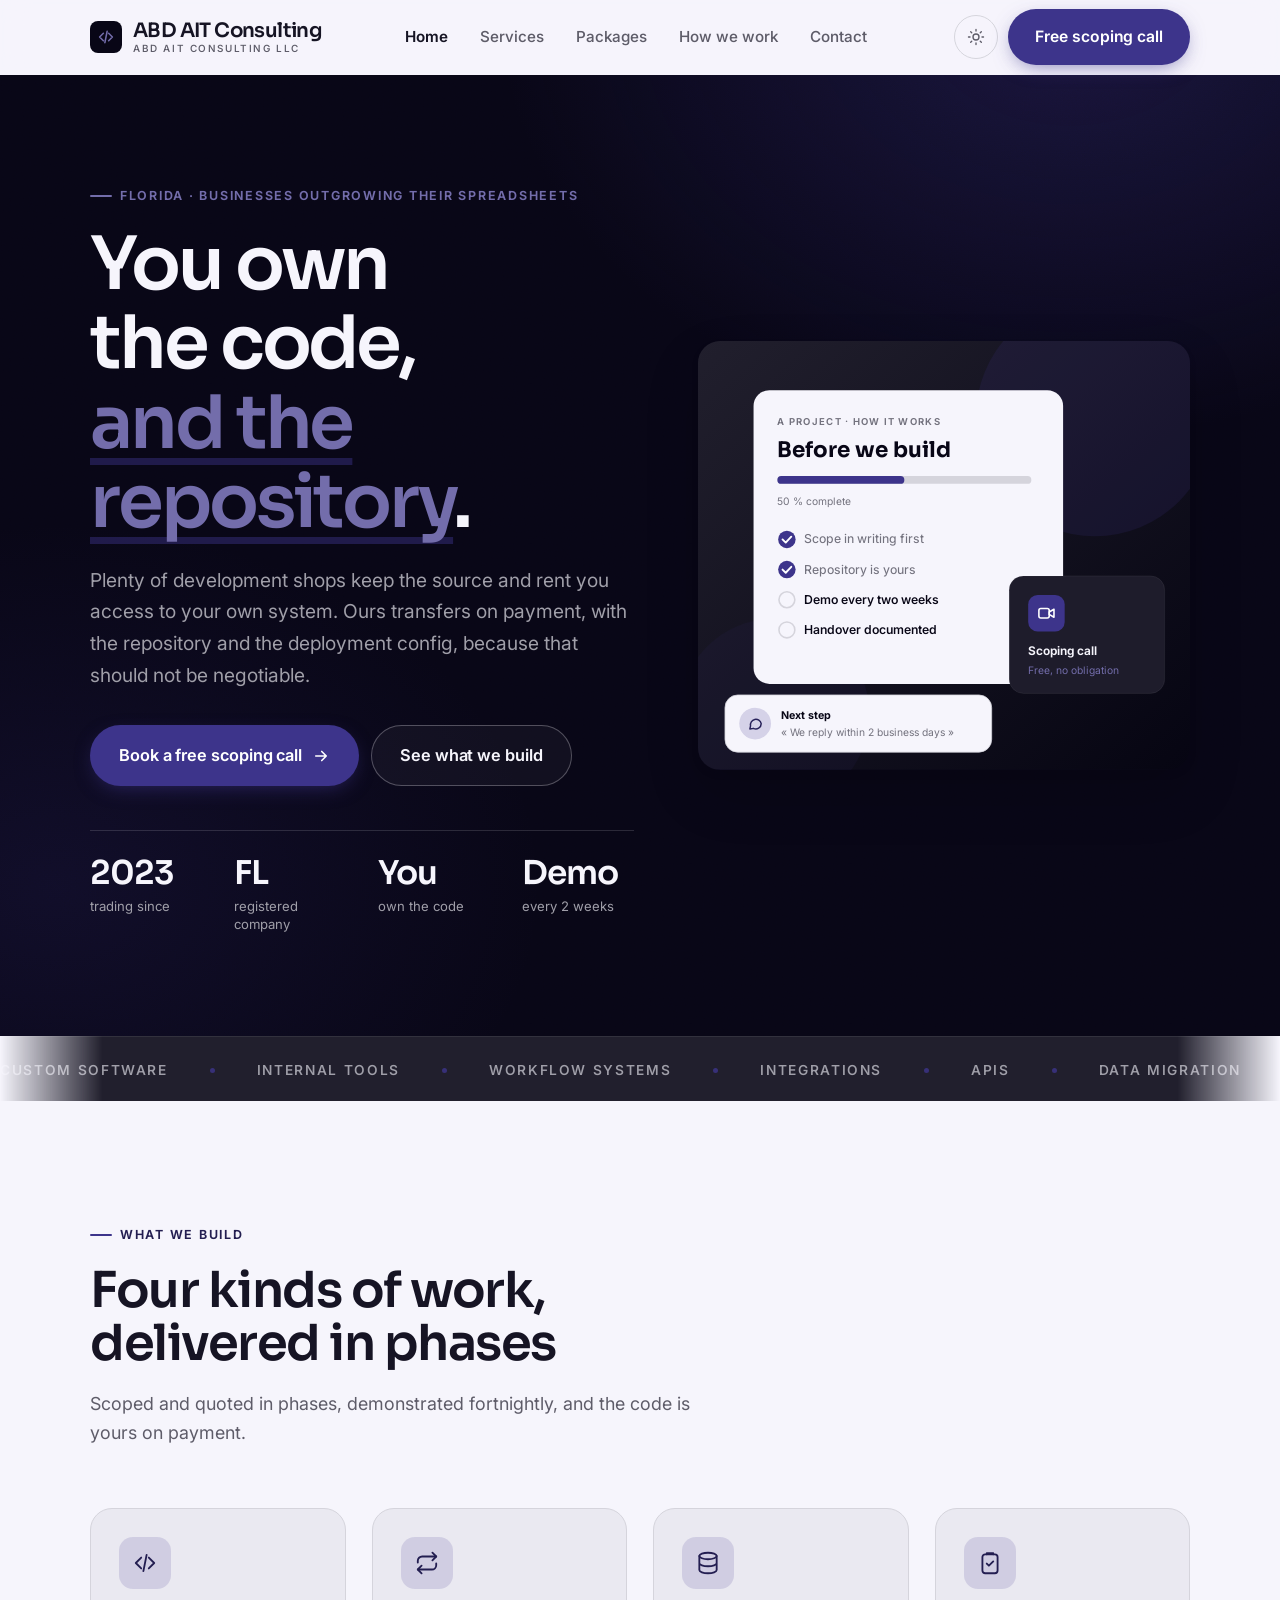
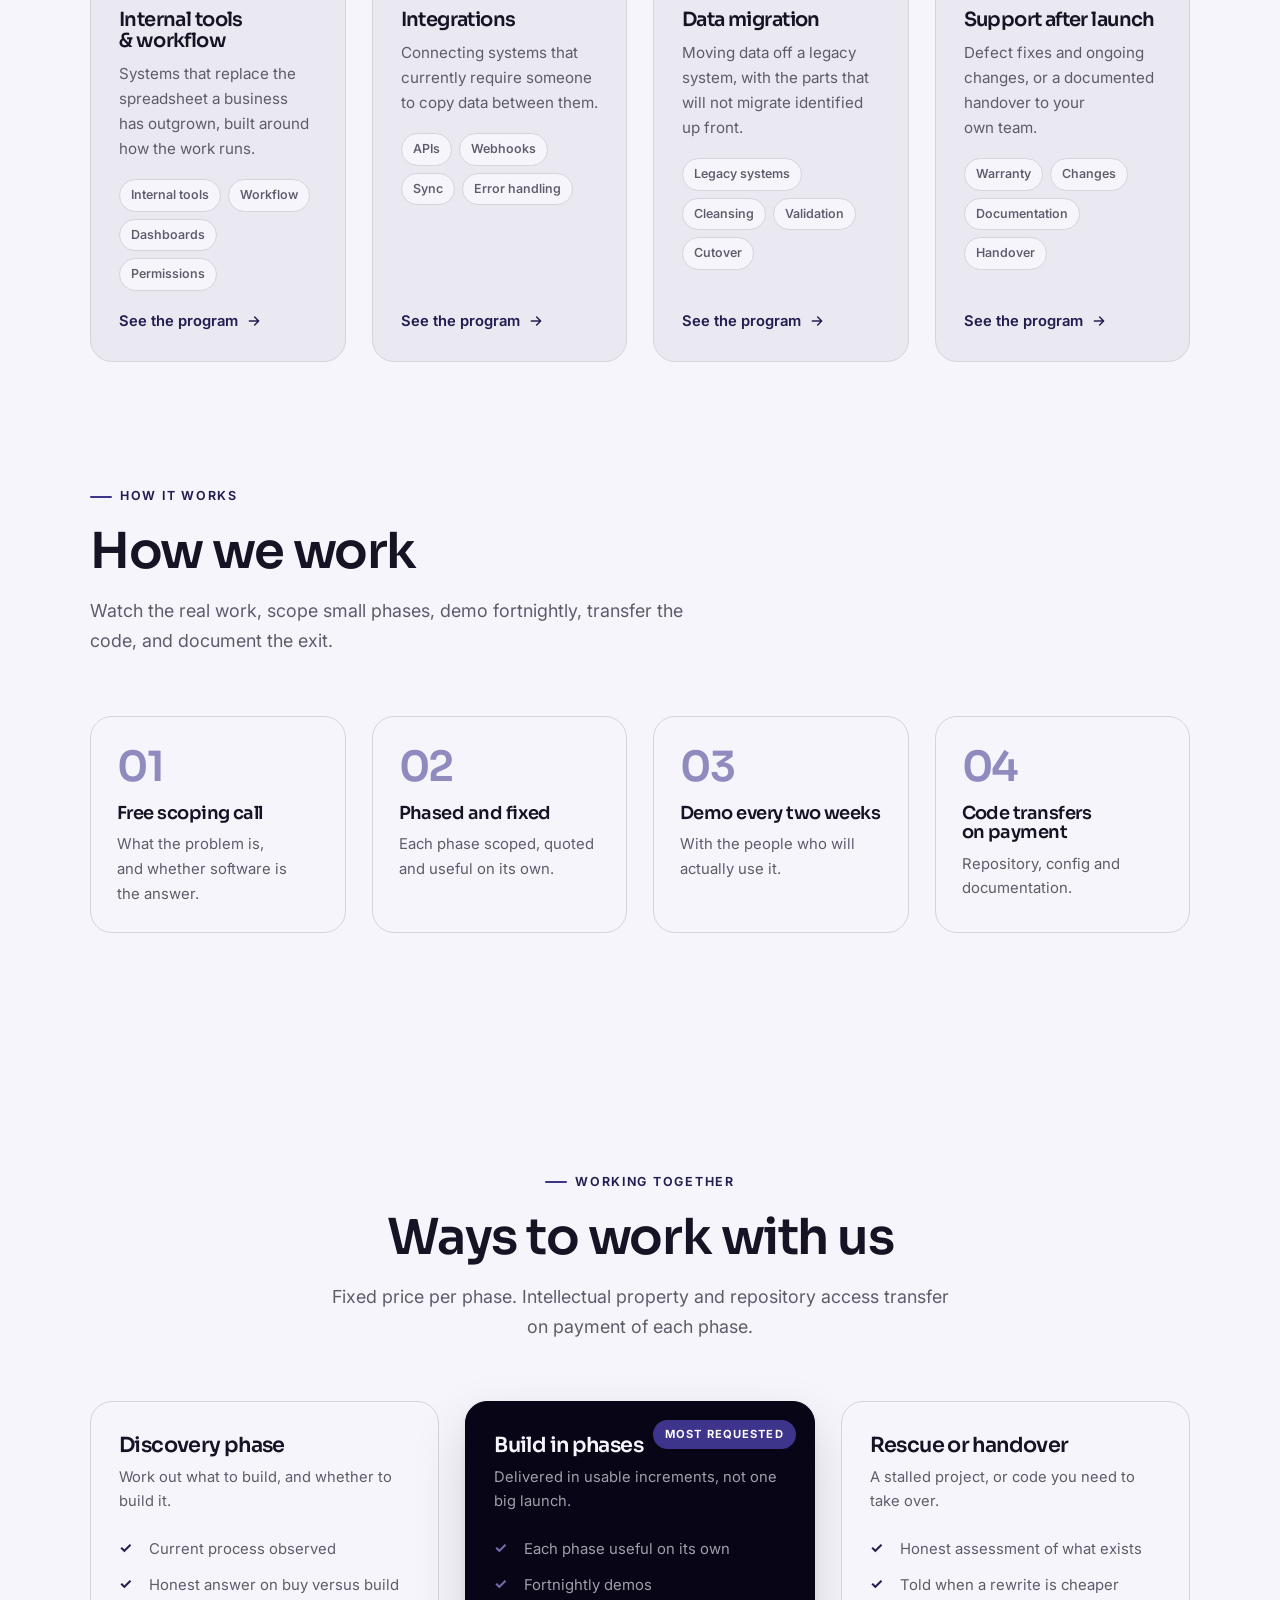
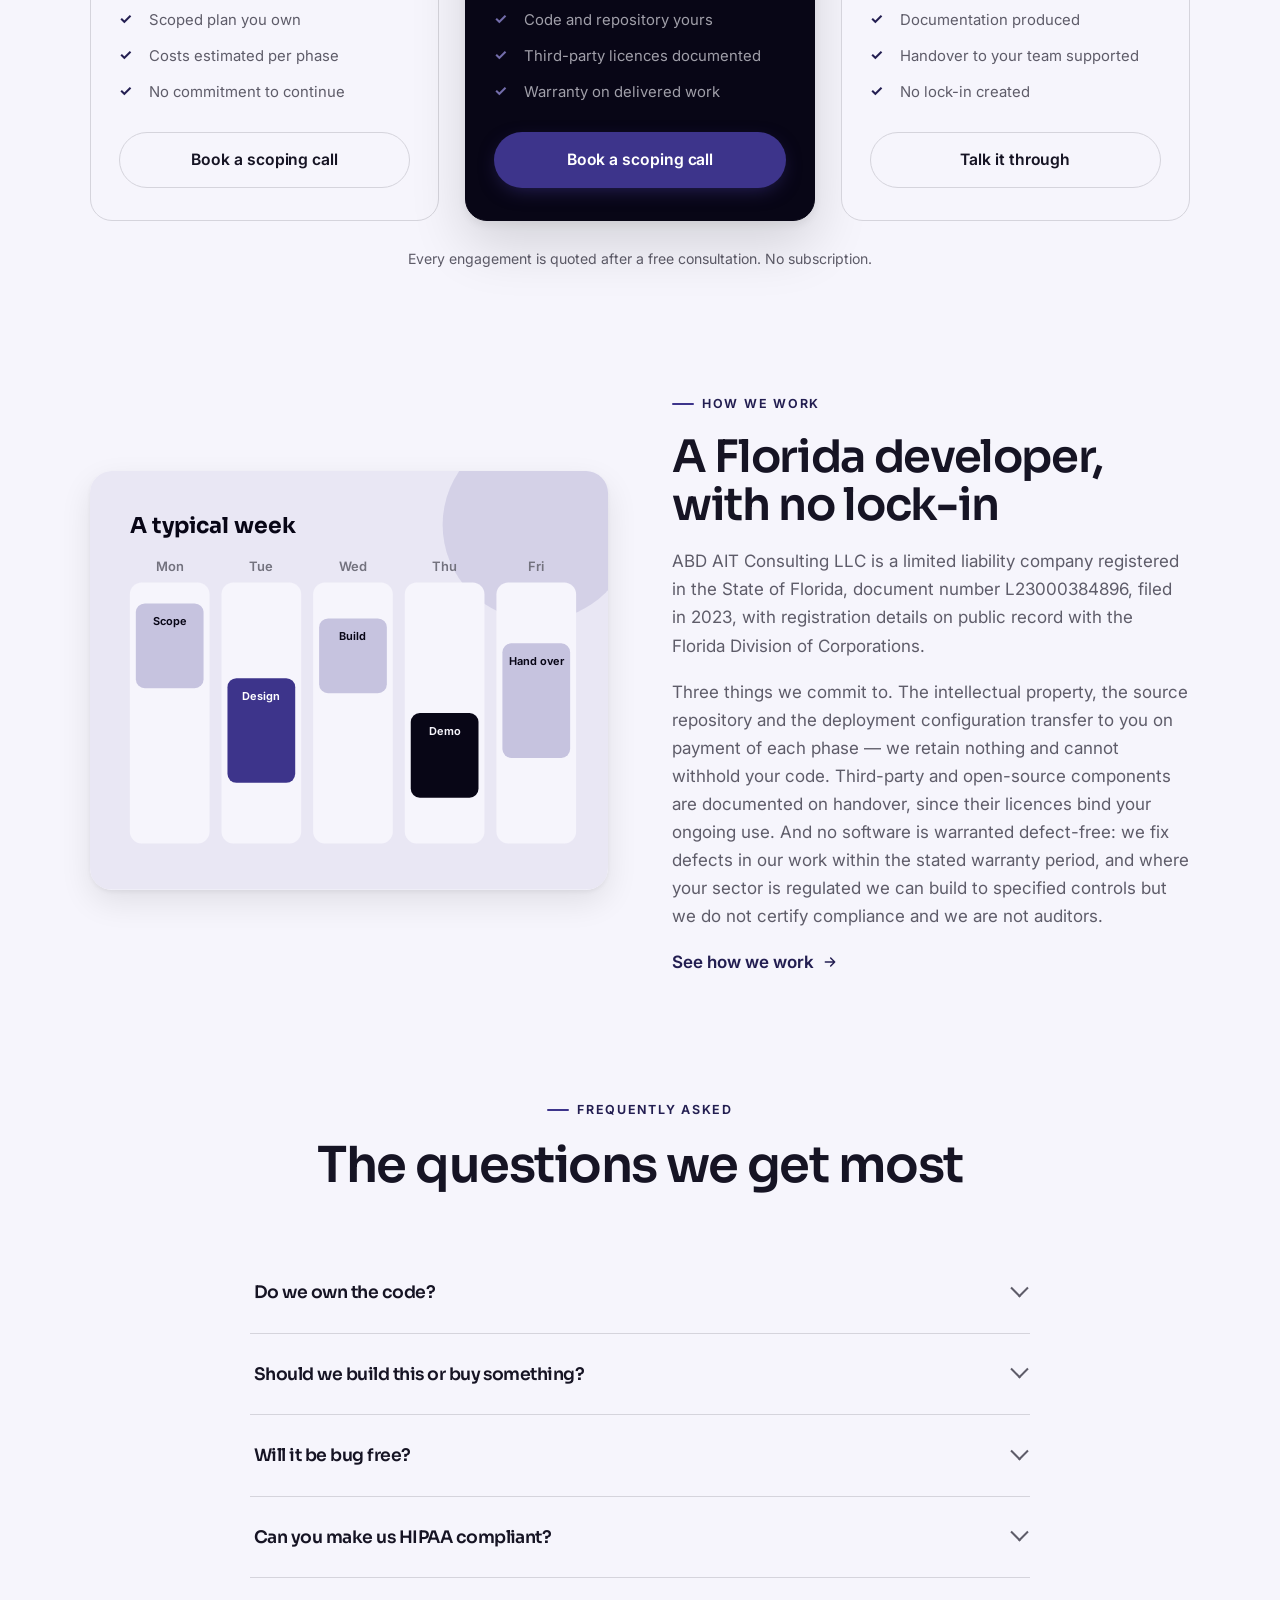
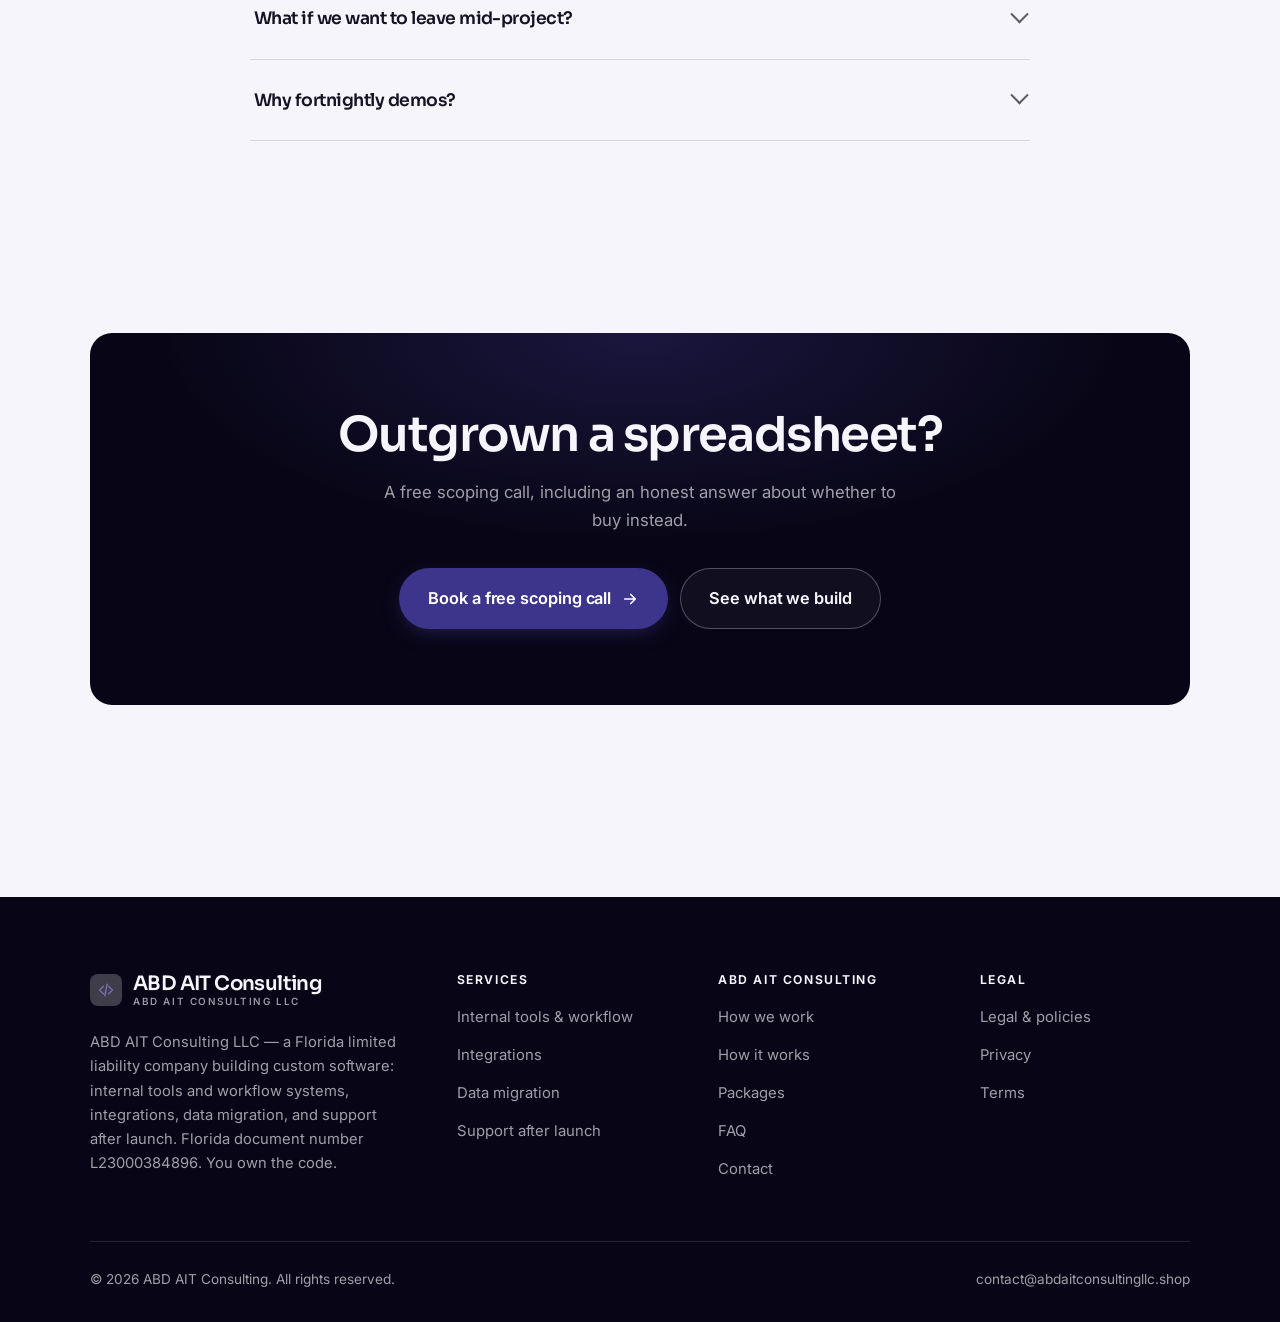
<file: index.html>
<!DOCTYPE html>
<html lang="en" class="no-js">
<head>
<meta charset="utf-8">
<meta name="viewport" content="width=device-width, initial-scale=1">
<title>ABD AIT Consulting LLC — custom software development</title>
<meta name="description" content="ABD AIT Consulting LLC, a Florida software developer: internal tools and workflow systems, integrations, data migration, and support after launch, with the client owning the code.">
<link rel="canonical" href="https://abdaitconsultingllc.shop/">

<meta property="og:type" content="website">
<meta property="og:url" content="https://abdaitconsultingllc.shop/">
<meta property="og:site_name" content="ABD AIT Consulting">
<meta property="og:locale" content="en_US">
<meta property="og:title" content="ABD AIT Consulting LLC — custom software development">
<meta property="og:description" content="ABD AIT Consulting LLC, a Florida software developer: internal tools and workflow systems, integrations, data migration, and support after launch, with the client owning the code.">
<meta name="theme-color" content="#080616">

<link rel="icon" href="assets/img/favicon.svg" type="image/svg+xml">
<link rel="preconnect" href="https://fonts.googleapis.com">
<link rel="preconnect" href="https://fonts.gstatic.com" crossorigin>
<link rel="stylesheet" href="https://fonts.googleapis.com/css2?family=Sora:wght@400;600;700&family=Inter:wght@400..700&display=swap">
<link rel="stylesheet" href="assets/css/style.css">

<!-- Thème appliqué avant le premier rendu (évite le flash) -->
<script>
document.documentElement.classList.remove('no-js');
(function(){try{var t=localStorage.getItem('site-theme');if(t){document.documentElement.setAttribute('data-theme',t);}}catch(e){}})();
</script>
<script type="application/ld+json">
{
  "@context": "https://schema.org",
  "@type": "Organization",
  "name": "ABD AIT Consulting",
  "url": "https://abdaitconsultingllc.shop/",
  "email": "contact@abdaitconsultingllc.shop",
  "description": "ABD AIT Consulting LLC, a Florida software developer: internal tools and workflow systems, integrations, data migration, and support after launch, with the client owning the code.",
  "areaServed": "US",
  "knowsLanguage": "en"
}
</script>
</head>

<body>
<a class="skip-link" href="#main">Skip to main content</a>

<header class="site-header">
  <nav class="wrap nav" aria-label="Main navigation">
    <a class="brand" href="index.html">
      <svg class="brand__mark" viewBox="0 0 64 64" aria-hidden="true">
        <rect class="bm-bg" width="64" height="64" rx="16"/>
        <g class="bm-ic" transform="translate(14 14) scale(1.5)" fill="none" stroke-width="2.1" stroke-linecap="round" stroke-linejoin="round"><path d="M8.5 7 3.5 12l5 5M15.5 7l5 5-5 5M13.5 4.5l-3 15"/></g>
      </svg>
      <span>ABD AIT Consulting<span class="brand__sub">ABD AIT Consulting LLC</span></span>
    </a>

    <ul class="nav__links" id="nav-links">
      <li><a href="index.html" aria-current="page">Home</a></li>
      <li><a href="programs.html">Services</a></li>
      <li><a href="index.html#pricing">Packages</a></li>
      <li><a href="about.html">How we work</a></li>
      <li><a href="contact.html">Contact</a></li>
      <li><a class="btn btn--primary" href="contact.html">Free scoping call</a></li>
    </ul>

    <div class="nav__cta">
      <button class="theme-toggle" type="button" aria-label="Switch to dark theme">
        <svg class="icon-sun" viewBox="0 0 24 24" fill="none" stroke="currentColor" stroke-width="1.8" stroke-linecap="round" aria-hidden="true"><circle cx="12" cy="12" r="4"/><path d="M12 2v2m0 16v2M2 12h2m16 0h2M4.9 4.9l1.4 1.4m11.4 11.4 1.4 1.4M19.1 4.9l-1.4 1.4M6.3 17.7l-1.4 1.4"/></svg>
        <svg class="icon-moon" viewBox="0 0 24 24" fill="none" stroke="currentColor" stroke-width="1.8" stroke-linecap="round" stroke-linejoin="round" aria-hidden="true"><path d="M21 12.8A9 9 0 1 1 11.2 3a7 7 0 0 0 9.8 9.8z"/></svg>
      </button>
      <a class="btn btn--primary" href="contact.html">Free scoping call</a>
      <button class="nav__toggle" type="button" aria-expanded="false" aria-controls="nav-links" aria-label="Open menu">
        <svg class="icon-open" viewBox="0 0 24 24" fill="none" stroke="currentColor" stroke-width="2" stroke-linecap="round" aria-hidden="true"><path d="M3 6h18M3 12h18M3 18h18"/></svg>
        <svg class="icon-close" viewBox="0 0 24 24" fill="none" stroke="currentColor" stroke-width="2" stroke-linecap="round" aria-hidden="true"><path d="M6 6l12 12M18 6L6 18"/></svg>
      </button>
    </div>
  </nav>
</header>

<main id="main">

<section class="hero">
  <div class="wrap hero__inner">
    <div>
      <span class="eyebrow hero__eyebrow">Florida · Businesses outgrowing their spreadsheets</span>
      <h1>You own the code,<br> <em>and the repository</em>.</h1>
      <p class="hero__lede">Plenty of development shops keep the source and rent you access to your own system. Ours transfers on payment, with the repository and the deployment config, because that should not be negotiable.</p>

      <div class="hero__actions">
        <a class="btn btn--primary btn--lg" href="contact.html">Book a free scoping call <svg viewBox="0 0 24 24" fill="none" stroke="currentColor" stroke-width="2.2" stroke-linecap="round" stroke-linejoin="round" aria-hidden="true"><path d="M5 12h14M13 6l6 6-6 6"/></svg></a>
        <a class="btn btn--on-dark btn--lg" href="programs.html">See what we build</a>
      </div>

      <ul class="hero__proof">
        <li><span class="stat__num">2023</span><span class="stat__label">trading since</span></li>
        <li><span class="stat__num">FL</span><span class="stat__label">registered company</span></li>
        <li><span class="stat__num">You</span><span class="stat__label">own the code</span></li>
        <li><span class="stat__num">Demo</span><span class="stat__label">every 2 weeks</span></li>
      </ul>
    </div>

    <div class="hero__art">
      <svg viewBox="0 0 620 540" role="img" aria-label="How a software project with ABD AIT works, from scoping to documented handover.">
        <defs>
          <linearGradient id="hbg" x1="0" y1="0" x2="1" y2="1">
            <stop offset="0" stop-color="#211f2d"/><stop offset="1" stop-color="#060512"/>
          </linearGradient>
        </defs>
        <rect width="620" height="540" rx="22" fill="url(#hbg)"/>
        <circle cx="500" cy="96" r="150" fill="#3d348b" opacity=".16"/>
        <circle cx="96" cy="470" r="120" fill="#3d348b" opacity=".08"/>

        <g style="font-family: var(--font-body)">
          <!-- Carte programme -->
          <rect x="70" y="62" width="390" height="370" rx="20" fill="#f6f5fc"/>
          <text x="100" y="106" font-size="12" font-weight="650" letter-spacing="1.6" fill="#73727e">A PROJECT · HOW IT WORKS</text>
          <text x="100" y="146" font-size="27" font-weight="700" fill="#080616" style="font-family: var(--font-display)">Before we build</text>
          <rect x="100" y="170" width="320" height="10" rx="5" fill="#d5d4dc"/>
          <rect x="100" y="170" width="160" height="10" rx="5" fill="#3d348b"/>
          <text x="100" y="206" font-size="13" fill="#73727e">50 % complete</text>
          <circle cx="112" cy="250" r="11" fill="#3d348b"/><path d="M106.5 250l4 4 7-7.5" fill="none" stroke="#ffffff" stroke-width="2.4" stroke-linecap="round" stroke-linejoin="round"/><text x="134" y="255" font-size="15.5" fill="#73727e" font-weight="450">Scope in writing first</text>
          <circle cx="112" cy="288" r="11" fill="#3d348b"/><path d="M106.5 288l4 4 7-7.5" fill="none" stroke="#ffffff" stroke-width="2.4" stroke-linecap="round" stroke-linejoin="round"/><text x="134" y="293" font-size="15.5" fill="#73727e" font-weight="450">Repository is yours</text>
          <circle cx="112" cy="326" r="10" fill="none" stroke="#d5d4dc" stroke-width="2"/><text x="134" y="331" font-size="15.5" fill="#080616" font-weight="560">Demo every two weeks</text>
          <circle cx="112" cy="364" r="10" fill="none" stroke="#d5d4dc" stroke-width="2"/><text x="134" y="369" font-size="15.5" fill="#080616" font-weight="560">Handover documented</text>

          <!-- Carte séance -->
          <rect x="392" y="296" width="196" height="148" rx="18" fill="#1e1c2b" stroke="#ffffff" stroke-opacity=".08"/>
          <rect x="416" y="320" width="46" height="46" rx="12" fill="#3d348b"/>
          <g transform="translate(427 331)" fill="none" stroke="#ffffff" color="#ffffff" stroke-width="2" stroke-linecap="round" stroke-linejoin="round"><rect x="2.5" y="6" width="13" height="12" rx="2.5"/><path d="M15.5 10.5 21.5 7v10l-6-3.5z"/></g>
          <text x="416" y="396" font-size="15" font-weight="650" fill="#f6f5fc">Scoping call</text>
          <text x="416" y="420" font-size="13" fill="#736dab">Free, no obligation</text>

          <!-- Retour du coach -->
          <rect x="34" y="446" width="336" height="72" rx="16" fill="#f6f5fc" stroke="#d5d4dc"/>
          <circle cx="72" cy="482" r="20" fill="#d5d2e8"/>
          <g transform="translate(62 472) scale(.84)" fill="none" stroke="#28225a" stroke-width="2.2" stroke-linecap="round" stroke-linejoin="round"><path d="M21 12a8 8 0 0 1-11.6 7.1L4 20l1-4.6A8 8 0 1 1 21 12z"/></g>
          <text x="104" y="476" font-size="13.5" font-weight="700" fill="#080616">Next step</text>
          <text x="104" y="498" font-size="13" fill="#73727e">« We reply within 2 business days »</text>
        </g>
      </svg>
    </div>
  </div>
</section>

<div class="marquee" aria-hidden="true">
  <div class="marquee__track"><span>Custom software</span><span>Internal tools</span><span>Workflow systems</span><span>Integrations</span><span>APIs</span><span>Data migration</span><span>Legacy systems</span><span>Code ownership</span><span>Phased delivery</span><span>Documented handover</span><span>Custom software</span><span>Internal tools</span><span>Workflow systems</span><span>Integrations</span><span>APIs</span><span>Data migration</span><span>Legacy systems</span><span>Code ownership</span><span>Phased delivery</span><span>Documented handover</span></div>
</div>

<section class="section wrap" id="programs">
  <div class="section-head reveal">
    <span class="eyebrow">What we build</span>
    <h2>Four kinds of work, delivered in phases</h2>
    <p>Scoped and quoted in phases, demonstrated fortnightly, and the code is yours on payment.</p>
  </div>
  <div class="grid grid--4 reveal-group">
    <a class="card" href="programs.html#tools">
      <div class="card__icon"><svg viewBox="0 0 24 24" fill="none" stroke="currentColor" stroke-width="1.7" stroke-linecap="round" stroke-linejoin="round" aria-hidden="true"><path d="M8.5 7 3.5 12l5 5M15.5 7l5 5-5 5M13.5 4.5l-3 15"/></svg></div>
      <h3>Internal tools &amp; workflow</h3>
      <p>Systems that replace the spreadsheet a business has outgrown, built around how the work runs.</p>
      <ul class="tags"><li>Internal tools</li><li>Workflow</li><li>Dashboards</li><li>Permissions</li></ul>
      <span class="arrow-link">See the program <svg viewBox="0 0 24 24" fill="none" stroke="currentColor" stroke-width="2.2" stroke-linecap="round" stroke-linejoin="round" aria-hidden="true"><path d="M5 12h14M13 6l6 6-6 6"/></svg></span>
    </a>
    <a class="card" href="programs.html#integrations">
      <div class="card__icon"><svg viewBox="0 0 24 24" fill="none" stroke="currentColor" stroke-width="1.7" stroke-linecap="round" stroke-linejoin="round" aria-hidden="true"><path d="M17 2.5l3.5 3.5L17 9.5"/><path d="M3.5 11.5V10A4 4 0 0 1 7.5 6h13M7 21.5 3.5 18 7 14.5"/><path d="M20.5 12.5V14a4 4 0 0 1-4 4h-13"/></svg></div>
      <h3>Integrations</h3>
      <p>Connecting systems that currently require someone to copy data between them.</p>
      <ul class="tags"><li>APIs</li><li>Webhooks</li><li>Sync</li><li>Error handling</li></ul>
      <span class="arrow-link">See the program <svg viewBox="0 0 24 24" fill="none" stroke="currentColor" stroke-width="2.2" stroke-linecap="round" stroke-linejoin="round" aria-hidden="true"><path d="M5 12h14M13 6l6 6-6 6"/></svg></span>
    </a>
    <a class="card" href="programs.html#migration">
      <div class="card__icon"><svg viewBox="0 0 24 24" fill="none" stroke="currentColor" stroke-width="1.7" stroke-linecap="round" stroke-linejoin="round" aria-hidden="true"><ellipse cx="12" cy="5.5" rx="8" ry="3"/><path d="M4 5.5v13c0 1.7 3.6 3 8 3s8-1.3 8-3v-13M4 12c0 1.7 3.6 3 8 3s8-1.3 8-3"/></svg></div>
      <h3>Data migration</h3>
      <p>Moving data off a legacy system, with the parts that will not migrate identified up front.</p>
      <ul class="tags"><li>Legacy systems</li><li>Cleansing</li><li>Validation</li><li>Cutover</li></ul>
      <span class="arrow-link">See the program <svg viewBox="0 0 24 24" fill="none" stroke="currentColor" stroke-width="2.2" stroke-linecap="round" stroke-linejoin="round" aria-hidden="true"><path d="M5 12h14M13 6l6 6-6 6"/></svg></span>
    </a>
    <a class="card" href="programs.html#support">
      <div class="card__icon"><svg viewBox="0 0 24 24" fill="none" stroke="currentColor" stroke-width="1.7" stroke-linecap="round" stroke-linejoin="round" aria-hidden="true"><rect x="5" y="4" width="14" height="17.5" rx="2.5"/><path d="M9 4V3h6v1M9 12.5l2 2 4-4"/></svg></div>
      <h3>Support after launch</h3>
      <p>Defect fixes and ongoing changes, or a documented handover to your own team.</p>
      <ul class="tags"><li>Warranty</li><li>Changes</li><li>Documentation</li><li>Handover</li></ul>
      <span class="arrow-link">See the program <svg viewBox="0 0 24 24" fill="none" stroke="currentColor" stroke-width="2.2" stroke-linecap="round" stroke-linejoin="round" aria-hidden="true"><path d="M5 12h14M13 6l6 6-6 6"/></svg></span>
    </a>
  </div>
</section>

<section class="section section--flush wrap" id="how-it-works">
  <div class="section-head reveal">
    <span class="eyebrow">How it works</span>
    <h2>How we work</h2>
    <p>Watch the real work, scope small phases, demo fortnightly, transfer the code, and document the exit.</p>
  </div>
  <div class="grid grid--4 steps reveal-group">
    <article class="step">
      <h3>Free scoping call</h3>
      <p>What the problem is, and whether software is the answer.</p>
    </article>
    <article class="step">
      <h3>Phased and fixed</h3>
      <p>Each phase scoped, quoted and useful on its own.</p>
    </article>
    <article class="step">
      <h3>Demo every two weeks</h3>
      <p>With the people who will actually use it.</p>
    </article>
    <article class="step">
      <h3>Code transfers on payment</h3>
      <p>Repository, config and documentation.</p>
    </article>
  </div>
</section>

<section class="section wrap" id="pricing">
  <div class="section-head section-head--center reveal">
    <span class="eyebrow">Working together</span>
    <h2>Ways to work with us</h2>
    <p>Fixed price per phase. Intellectual property and repository access transfer on payment of each phase.</p>
  </div>
  <div class="grid grid--3 plans reveal-group">
    <article class="plan">
      
      <h3>Discovery phase</h3>
      <p class="plan__desc">Work out what to build, and whether to build it.</p>
      
      <ul class="plan__features">
        <li>Current process observed</li>
        <li>Honest answer on buy versus build</li>
        <li>Scoped plan you own</li>
        <li>Costs estimated per phase</li>
        <li>No commitment to continue</li>
      </ul>
      <a class="btn btn--ghost btn--block" href="contact.html">Book a scoping call</a>
    </article>
    <article class="plan plan--featured">
      <span class="plan__tag">Most requested</span>
      <h3>Build in phases</h3>
      <p class="plan__desc">Delivered in usable increments, not one big launch.</p>
      
      <ul class="plan__features">
        <li>Each phase useful on its own</li>
        <li>Fortnightly demos</li>
        <li>Code and repository yours</li>
        <li>Third-party licences documented</li>
        <li>Warranty on delivered work</li>
      </ul>
      <a class="btn btn--primary btn--block" href="contact.html">Book a scoping call</a>
    </article>
    <article class="plan">
      
      <h3>Rescue or handover</h3>
      <p class="plan__desc">A stalled project, or code you need to take over.</p>
      
      <ul class="plan__features">
        <li>Honest assessment of what exists</li>
        <li>Told when a rewrite is cheaper</li>
        <li>Documentation produced</li>
        <li>Handover to your team supported</li>
        <li>No lock-in created</li>
      </ul>
      <a class="btn btn--ghost btn--block" href="contact.html">Talk it through</a>
    </article>
  </div>
  <p class="plans-note">Every engagement is quoted after a free consultation. No subscription.</p>
</section>

<section class="section section--flush wrap">
  <div class="split reveal">
    <div class="split__art">
      <svg viewBox="0 0 520 420" role="img" aria-label="Example of a typical week: Scope, Design, Build, Demo, Hand over.">
        <rect width="520" height="420" rx="20" fill="#e9e7f4"/>
        <circle cx="450" cy="54" r="96" fill="#3d348b" opacity=".12"/>
        <g style="font-family: var(--font-body)">
        <text x="40" y="62" font-size="22" font-weight="700" fill="#080616" style="font-family: var(--font-display)">A typical week</text>
        <text x="80" y="100" text-anchor="middle" font-size="13" font-weight="600" fill="#73727e">Mon</text>
        <rect x="40" y="112" width="80" height="262" rx="12" fill="#f6f5fc"/>
        <rect x="46" y="133" width="68" height="85" rx="9" fill="#c6c3df"/>
        <text x="80" y="155" text-anchor="middle" font-size="11" font-weight="650" fill="#080616">Scope</text>
        <text x="172" y="100" text-anchor="middle" font-size="13" font-weight="600" fill="#73727e">Tue</text>
        <rect x="132" y="112" width="80" height="262" rx="12" fill="#f6f5fc"/>
        <rect x="138" y="208" width="68" height="105" rx="9" fill="#3d348b"/>
        <text x="172" y="230" text-anchor="middle" font-size="11" font-weight="650" fill="#ffffff">Design</text>
        <text x="264" y="100" text-anchor="middle" font-size="13" font-weight="600" fill="#73727e">Wed</text>
        <rect x="224" y="112" width="80" height="262" rx="12" fill="#f6f5fc"/>
        <rect x="230" y="148" width="68" height="75" rx="9" fill="#c6c3df"/>
        <text x="264" y="170" text-anchor="middle" font-size="11" font-weight="650" fill="#080616">Build</text>
        <text x="356" y="100" text-anchor="middle" font-size="13" font-weight="600" fill="#73727e">Thu</text>
        <rect x="316" y="112" width="80" height="262" rx="12" fill="#f6f5fc"/>
        <rect x="322" y="243" width="68" height="85" rx="9" fill="#080616"/>
        <text x="356" y="265" text-anchor="middle" font-size="11" font-weight="650" fill="#f6f5fc">Demo</text>
        <text x="448" y="100" text-anchor="middle" font-size="13" font-weight="600" fill="#73727e">Fri</text>
        <rect x="408" y="112" width="80" height="262" rx="12" fill="#f6f5fc"/>
        <rect x="414" y="173" width="68" height="115" rx="9" fill="#c6c3df"/>
        <text x="448" y="195" text-anchor="middle" font-size="11" font-weight="650" fill="#080616">Hand over</text>
        </g>
      </svg>
    </div>
    <div>
      <span class="eyebrow">How we work</span>
      <h2>A Florida developer, with no lock-in</h2>
      <p>ABD AIT Consulting LLC is a limited liability company registered in the State of Florida, document number L23000384896, filed in 2023, with registration details on public record with the Florida Division of Corporations.</p>
      <p>Three things we commit to. The intellectual property, the source repository and the deployment configuration transfer to you on payment of each phase — we retain nothing and cannot withhold your code. Third-party and open-source components are documented on handover, since their licences bind your ongoing use. And no software is warranted defect-free: we fix defects in our work within the stated warranty period, and where your sector is regulated we can build to specified controls but we do not certify compliance and we are not auditors.</p>
      <p><a class="arrow-link" href="about.html">See how we work <svg viewBox="0 0 24 24" fill="none" stroke="currentColor" stroke-width="2.2" stroke-linecap="round" stroke-linejoin="round" aria-hidden="true"><path d="M5 12h14M13 6l6 6-6 6"/></svg></a></p>
    </div>
  </div>
</section>

<section class="section section--flush wrap" id="faq">
  <div class="section-head section-head--center reveal">
    <span class="eyebrow">Frequently asked</span>
    <h2>The questions we get most</h2>
  </div>
  <div class="faq reveal">
    <details>
      <summary>Do we own the code?</summary>
      <p>Yes, on payment of each phase, along with the repository and deployment configuration. We keep no licence requirement and no ability to withhold it. Ask any developer this before signing.</p>
    </details>
    <details>
      <summary>Should we build this or buy something?</summary>
      <p>Often buy, and we will tell you. A discovery phase that concludes with buy off-the-shelf has saved you far more than it cost, and we would rather say it than build something you did not need.</p>
    </details>
    <details>
      <summary>Will it be bug free?</summary>
      <p>No software is, and anyone promising that is not being straight with you. We fix defects in our work within the warranty period stated in the engagement letter.</p>
    </details>
    <details>
      <summary>Can you make us HIPAA compliant?</summary>
      <p>We can build to specified controls, and we cannot certify compliance — we are not auditors or assessors. Your regulatory obligations stay yours, and anyone selling compliance as a feature is overstating what software can do.</p>
    </details>
    <details>
      <summary>What if we want to leave mid-project?</summary>
      <p>You take what is built, with the repository and documentation, at the end of any paid phase. That is the point of phasing it — each phase is useful on its own.</p>
    </details>
    <details>
      <summary>Why fortnightly demos?</summary>
      <p>Because six months of silence followed by a reveal is how projects go wrong. Showing working software every two weeks catches a misunderstanding in week four rather than week twenty.</p>
    </details>
  </div>
</section>

<section class="wrap section--tight">
  <div class="cta-band reveal">
    <h2>Outgrown a spreadsheet?</h2>
    <p>A free scoping call, including an honest answer about whether to buy instead.</p>
    <div class="hero__actions">
      <a class="btn btn--primary btn--lg" href="contact.html">Book a free scoping call <svg viewBox="0 0 24 24" fill="none" stroke="currentColor" stroke-width="2.2" stroke-linecap="round" stroke-linejoin="round" aria-hidden="true"><path d="M5 12h14M13 6l6 6-6 6"/></svg></a>
      <a class="btn btn--on-dark btn--lg" href="programs.html">See what we build</a>
    </div>
  </div>
</section>

</main>

<footer class="site-footer">
  <div class="wrap">
    <div class="footer__grid">
      <div class="footer__brand">
        <a class="brand" href="index.html">
          <svg class="brand__mark" viewBox="0 0 64 64" aria-hidden="true">
        <rect class="bm-bg" width="64" height="64" rx="16"/>
        <g class="bm-ic" transform="translate(14 14) scale(1.5)" fill="none" stroke-width="2.1" stroke-linecap="round" stroke-linejoin="round"><path d="M8.5 7 3.5 12l5 5M15.5 7l5 5-5 5M13.5 4.5l-3 15"/></g>
      </svg>
          <span>ABD AIT Consulting<span class="brand__sub">ABD AIT Consulting LLC</span></span>
        </a>
        <p>ABD AIT Consulting LLC — a Florida limited liability company building custom software: internal tools and workflow systems, integrations, data migration, and support after launch. Florida document number L23000384896. You own the code.</p>
      </div>

      <div class="footer__col">
        <h4>Services</h4>
        <ul>
          <li><a href="programs.html#tools">Internal tools &amp; workflow</a></li>
          <li><a href="programs.html#integrations">Integrations</a></li>
          <li><a href="programs.html#migration">Data migration</a></li>
          <li><a href="programs.html#support">Support after launch</a></li>
        </ul>
      </div>

      <div class="footer__col">
        <h4>ABD AIT Consulting</h4>
        <ul>
          <li><a href="about.html">How we work</a></li>
          <li><a href="index.html#how-it-works">How it works</a></li>
          <li><a href="index.html#pricing">Packages</a></li>
          <li><a href="index.html#faq">FAQ</a></li>
          <li><a href="contact.html">Contact</a></li>
        </ul>
      </div>

      <div class="footer__col">
        <h4>Legal</h4>
        <ul>
          <li><a href="legal.html">Legal &amp; policies</a></li>
          <li><a href="legal.html#privacy">Privacy</a></li>
          <li><a href="legal.html#terms">Terms</a></li>
        </ul>
      </div>
    </div>

    <div class="footer__bottom">
      <p>© <span data-year>2026</span> ABD AIT Consulting. All rights reserved.</p>
      <p><a href="mailto:contact@abdaitconsultingllc.shop">contact@abdaitconsultingllc.shop</a></p>
    </div>
  </div>
</footer>

<script src="assets/js/main.js" defer></script>
</body>
</html>
</file>
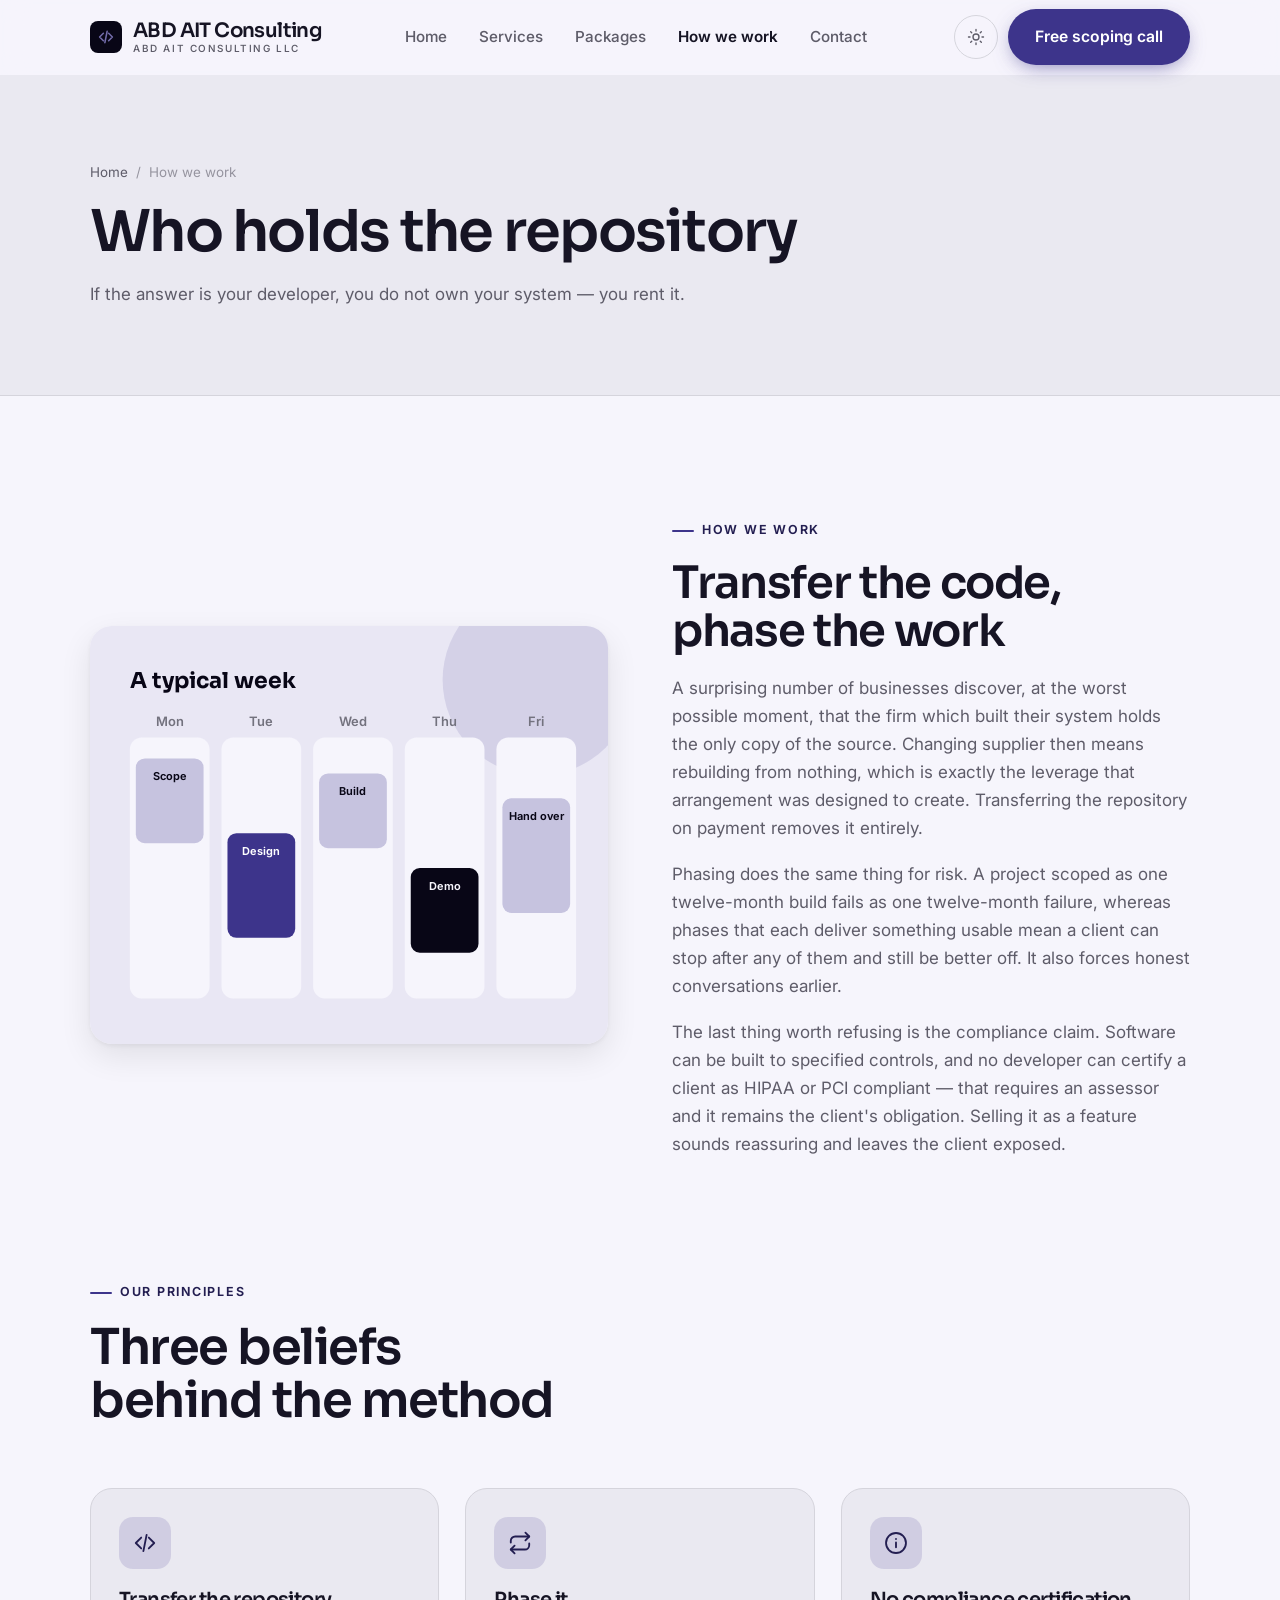
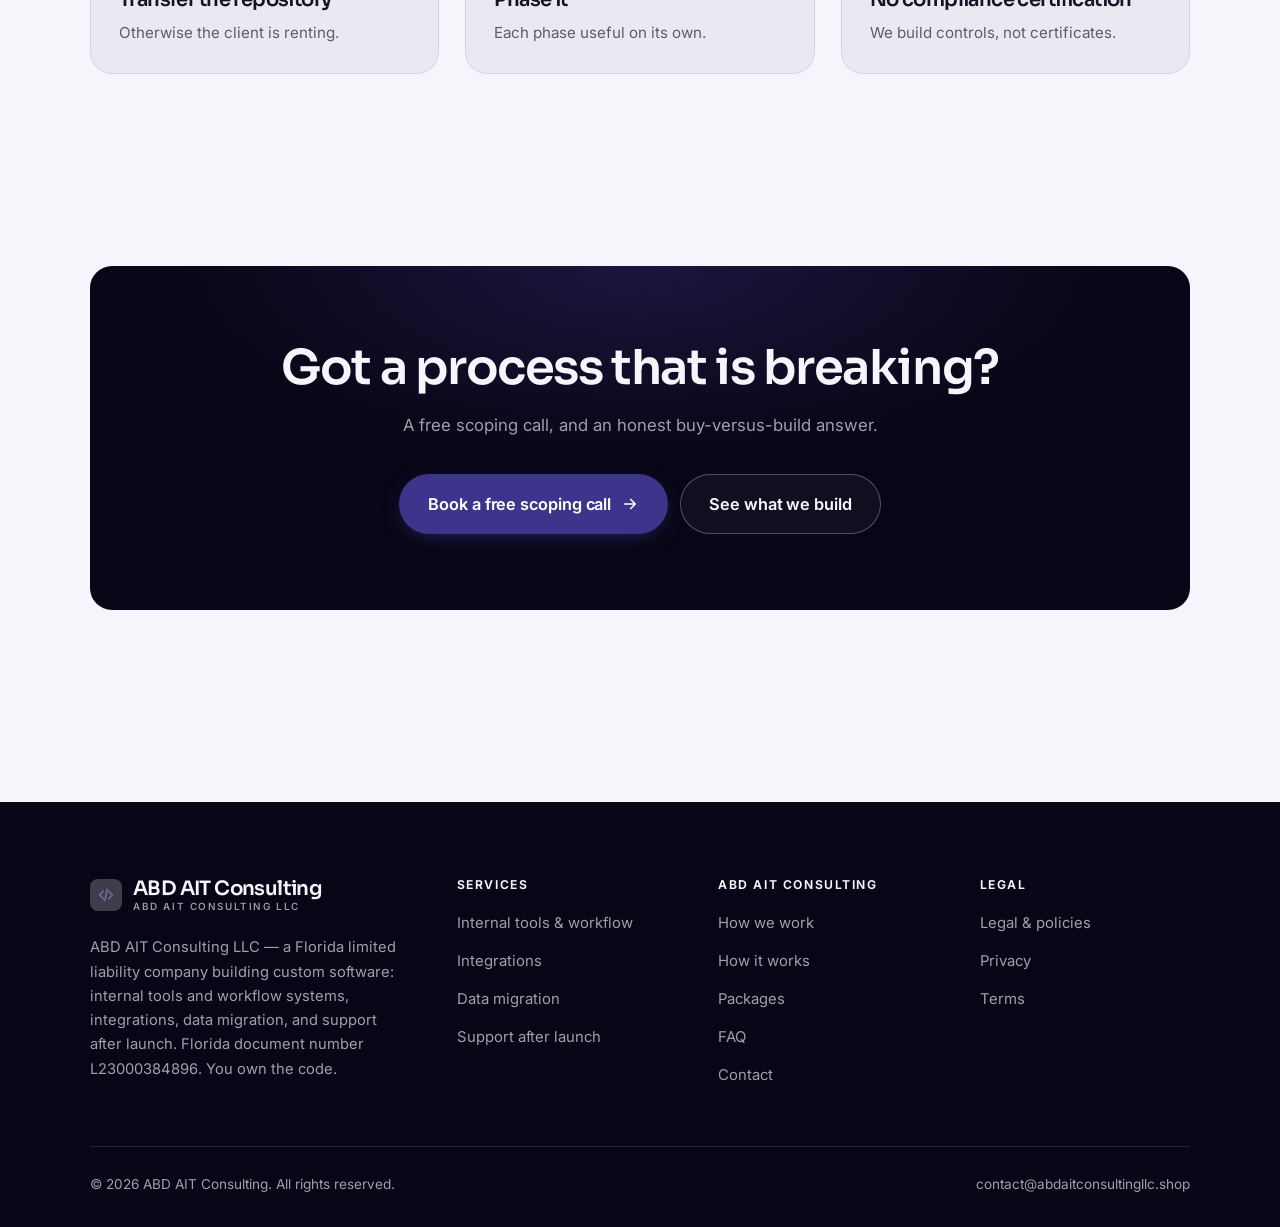
<file: about.html>
<!DOCTYPE html>
<html lang="en" class="no-js">
<head>
<meta charset="utf-8">
<meta name="viewport" content="width=device-width, initial-scale=1">
<title>How we work — ABD AIT Consulting</title>
<meta name="description" content="About ABD AIT Consulting LLC, a Florida custom software developer, document number L23000384896.">
<link rel="canonical" href="https://abdaitconsultingllc.shop/about.html">

<meta property="og:type" content="website">
<meta property="og:url" content="https://abdaitconsultingllc.shop/about.html">
<meta property="og:site_name" content="ABD AIT Consulting">
<meta property="og:locale" content="en_US">
<meta property="og:title" content="How we work — ABD AIT Consulting">
<meta property="og:description" content="About ABD AIT Consulting LLC, a Florida custom software developer, document number L23000384896.">
<meta name="theme-color" content="#080616">

<link rel="icon" href="assets/img/favicon.svg" type="image/svg+xml">
<link rel="preconnect" href="https://fonts.googleapis.com">
<link rel="preconnect" href="https://fonts.gstatic.com" crossorigin>
<link rel="stylesheet" href="https://fonts.googleapis.com/css2?family=Sora:wght@400;600;700&family=Inter:wght@400..700&display=swap">
<link rel="stylesheet" href="assets/css/style.css">

<!-- Thème appliqué avant le premier rendu (évite le flash) -->
<script>
document.documentElement.classList.remove('no-js');
(function(){try{var t=localStorage.getItem('site-theme');if(t){document.documentElement.setAttribute('data-theme',t);}}catch(e){}})();
</script>
</head>

<body>
<a class="skip-link" href="#main">Skip to main content</a>

<header class="site-header">
  <nav class="wrap nav" aria-label="Main navigation">
    <a class="brand" href="index.html">
      <svg class="brand__mark" viewBox="0 0 64 64" aria-hidden="true">
        <rect class="bm-bg" width="64" height="64" rx="16"/>
        <g class="bm-ic" transform="translate(14 14) scale(1.5)" fill="none" stroke-width="2.1" stroke-linecap="round" stroke-linejoin="round"><path d="M8.5 7 3.5 12l5 5M15.5 7l5 5-5 5M13.5 4.5l-3 15"/></g>
      </svg>
      <span>ABD AIT Consulting<span class="brand__sub">ABD AIT Consulting LLC</span></span>
    </a>

    <ul class="nav__links" id="nav-links">
      <li><a href="index.html">Home</a></li>
      <li><a href="programs.html">Services</a></li>
      <li><a href="index.html#pricing">Packages</a></li>
      <li><a href="about.html" aria-current="page">How we work</a></li>
      <li><a href="contact.html">Contact</a></li>
      <li><a class="btn btn--primary" href="contact.html">Free scoping call</a></li>
    </ul>

    <div class="nav__cta">
      <button class="theme-toggle" type="button" aria-label="Switch to dark theme">
        <svg class="icon-sun" viewBox="0 0 24 24" fill="none" stroke="currentColor" stroke-width="1.8" stroke-linecap="round" aria-hidden="true"><circle cx="12" cy="12" r="4"/><path d="M12 2v2m0 16v2M2 12h2m16 0h2M4.9 4.9l1.4 1.4m11.4 11.4 1.4 1.4M19.1 4.9l-1.4 1.4M6.3 17.7l-1.4 1.4"/></svg>
        <svg class="icon-moon" viewBox="0 0 24 24" fill="none" stroke="currentColor" stroke-width="1.8" stroke-linecap="round" stroke-linejoin="round" aria-hidden="true"><path d="M21 12.8A9 9 0 1 1 11.2 3a7 7 0 0 0 9.8 9.8z"/></svg>
      </button>
      <a class="btn btn--primary" href="contact.html">Free scoping call</a>
      <button class="nav__toggle" type="button" aria-expanded="false" aria-controls="nav-links" aria-label="Open menu">
        <svg class="icon-open" viewBox="0 0 24 24" fill="none" stroke="currentColor" stroke-width="2" stroke-linecap="round" aria-hidden="true"><path d="M3 6h18M3 12h18M3 18h18"/></svg>
        <svg class="icon-close" viewBox="0 0 24 24" fill="none" stroke="currentColor" stroke-width="2" stroke-linecap="round" aria-hidden="true"><path d="M6 6l12 12M18 6L6 18"/></svg>
      </button>
    </div>
  </nav>
</header>

<main id="main">

<section class="page-head">
  <div class="wrap">
    <nav class="breadcrumb" aria-label="Breadcrumb">
      <a href="index.html">Home</a><span>/</span><span aria-current="page">How we work</span>
    </nav>
    <h1>Who holds the repository</h1>
    <p>If the answer is your developer, you do not own your system — you rent it.</p>
  </div>
</section>

<section class="section wrap">
  <div class="split reveal">
    <div class="split__art">
      <svg viewBox="0 0 520 420" role="img" aria-label="Example of a typical week: Scope, Design, Build, Demo, Hand over.">
        <rect width="520" height="420" rx="20" fill="#e9e7f4"/>
        <circle cx="450" cy="54" r="96" fill="#3d348b" opacity=".12"/>
        <g style="font-family: var(--font-body)">
        <text x="40" y="62" font-size="22" font-weight="700" fill="#080616" style="font-family: var(--font-display)">A typical week</text>
        <text x="80" y="100" text-anchor="middle" font-size="13" font-weight="600" fill="#73727e">Mon</text>
        <rect x="40" y="112" width="80" height="262" rx="12" fill="#f6f5fc"/>
        <rect x="46" y="133" width="68" height="85" rx="9" fill="#c6c3df"/>
        <text x="80" y="155" text-anchor="middle" font-size="11" font-weight="650" fill="#080616">Scope</text>
        <text x="172" y="100" text-anchor="middle" font-size="13" font-weight="600" fill="#73727e">Tue</text>
        <rect x="132" y="112" width="80" height="262" rx="12" fill="#f6f5fc"/>
        <rect x="138" y="208" width="68" height="105" rx="9" fill="#3d348b"/>
        <text x="172" y="230" text-anchor="middle" font-size="11" font-weight="650" fill="#ffffff">Design</text>
        <text x="264" y="100" text-anchor="middle" font-size="13" font-weight="600" fill="#73727e">Wed</text>
        <rect x="224" y="112" width="80" height="262" rx="12" fill="#f6f5fc"/>
        <rect x="230" y="148" width="68" height="75" rx="9" fill="#c6c3df"/>
        <text x="264" y="170" text-anchor="middle" font-size="11" font-weight="650" fill="#080616">Build</text>
        <text x="356" y="100" text-anchor="middle" font-size="13" font-weight="600" fill="#73727e">Thu</text>
        <rect x="316" y="112" width="80" height="262" rx="12" fill="#f6f5fc"/>
        <rect x="322" y="243" width="68" height="85" rx="9" fill="#080616"/>
        <text x="356" y="265" text-anchor="middle" font-size="11" font-weight="650" fill="#f6f5fc">Demo</text>
        <text x="448" y="100" text-anchor="middle" font-size="13" font-weight="600" fill="#73727e">Fri</text>
        <rect x="408" y="112" width="80" height="262" rx="12" fill="#f6f5fc"/>
        <rect x="414" y="173" width="68" height="115" rx="9" fill="#c6c3df"/>
        <text x="448" y="195" text-anchor="middle" font-size="11" font-weight="650" fill="#080616">Hand over</text>
        </g>
      </svg>
    </div>
    <div>
      <span class="eyebrow">How we work</span>
      <h2>Transfer the code, phase the work</h2>
      <p>A surprising number of businesses discover, at the worst possible moment, that the firm which built their system holds the only copy of the source. Changing supplier then means rebuilding from nothing, which is exactly the leverage that arrangement was designed to create. Transferring the repository on payment removes it entirely.</p>
      <p>Phasing does the same thing for risk. A project scoped as one twelve-month build fails as one twelve-month failure, whereas phases that each deliver something usable mean a client can stop after any of them and still be better off. It also forces honest conversations earlier.</p>
      <p>The last thing worth refusing is the compliance claim. Software can be built to specified controls, and no developer can certify a client as HIPAA or PCI compliant — that requires an assessor and it remains the client's obligation. Selling it as a feature sounds reassuring and leaves the client exposed.</p>
      <!--
        TO DO: add a short introduction of the coach (name, real background),
        with a photo if possible. Do not invent credentials — see README.md.
      -->
    </div>
  </div>
</section>

<section class="section section--flush wrap">
  <div class="section-head reveal">
    <span class="eyebrow">Our principles</span>
    <h2>Three beliefs behind the method</h2>
  </div>
  <div class="grid grid--3 reveal-group">
    <article class="card">
      <div class="card__icon"><svg viewBox="0 0 24 24" fill="none" stroke="currentColor" stroke-width="1.7" stroke-linecap="round" stroke-linejoin="round" aria-hidden="true"><path d="M8.5 7 3.5 12l5 5M15.5 7l5 5-5 5M13.5 4.5l-3 15"/></svg></div>
      <h3>Transfer the repository</h3>
      <p>Otherwise the client is renting.</p>
    </article>
    <article class="card">
      <div class="card__icon"><svg viewBox="0 0 24 24" fill="none" stroke="currentColor" stroke-width="1.7" stroke-linecap="round" stroke-linejoin="round" aria-hidden="true"><path d="M17 2.5l3.5 3.5L17 9.5"/><path d="M3.5 11.5V10A4 4 0 0 1 7.5 6h13M7 21.5 3.5 18 7 14.5"/><path d="M20.5 12.5V14a4 4 0 0 1-4 4h-13"/></svg></div>
      <h3>Phase it</h3>
      <p>Each phase useful on its own.</p>
    </article>
    <article class="card">
      <div class="card__icon"><svg viewBox="0 0 24 24" fill="none" stroke="currentColor" stroke-width="1.7" stroke-linecap="round" stroke-linejoin="round" aria-hidden="true"><circle cx="12" cy="12" r="9.2"/><path d="M12 16v-4.5M12 8.2v.1"/></svg></div>
      <h3>No compliance certification</h3>
      <p>We build controls, not certificates.</p>
    </article>
  </div>
</section>

<section class="wrap section--tight">
  <div class="cta-band reveal">
    <h2>Got a process that is breaking?</h2>
    <p>A free scoping call, and an honest buy-versus-build answer.</p>
    <div class="hero__actions">
      <a class="btn btn--primary btn--lg" href="contact.html">Book a free scoping call <svg viewBox="0 0 24 24" fill="none" stroke="currentColor" stroke-width="2.2" stroke-linecap="round" stroke-linejoin="round" aria-hidden="true"><path d="M5 12h14M13 6l6 6-6 6"/></svg></a>
      <a class="btn btn--on-dark btn--lg" href="programs.html">See what we build</a>
    </div>
  </div>
</section>

</main>

<footer class="site-footer">
  <div class="wrap">
    <div class="footer__grid">
      <div class="footer__brand">
        <a class="brand" href="index.html">
          <svg class="brand__mark" viewBox="0 0 64 64" aria-hidden="true">
        <rect class="bm-bg" width="64" height="64" rx="16"/>
        <g class="bm-ic" transform="translate(14 14) scale(1.5)" fill="none" stroke-width="2.1" stroke-linecap="round" stroke-linejoin="round"><path d="M8.5 7 3.5 12l5 5M15.5 7l5 5-5 5M13.5 4.5l-3 15"/></g>
      </svg>
          <span>ABD AIT Consulting<span class="brand__sub">ABD AIT Consulting LLC</span></span>
        </a>
        <p>ABD AIT Consulting LLC — a Florida limited liability company building custom software: internal tools and workflow systems, integrations, data migration, and support after launch. Florida document number L23000384896. You own the code.</p>
      </div>

      <div class="footer__col">
        <h4>Services</h4>
        <ul>
          <li><a href="programs.html#tools">Internal tools &amp; workflow</a></li>
          <li><a href="programs.html#integrations">Integrations</a></li>
          <li><a href="programs.html#migration">Data migration</a></li>
          <li><a href="programs.html#support">Support after launch</a></li>
        </ul>
      </div>

      <div class="footer__col">
        <h4>ABD AIT Consulting</h4>
        <ul>
          <li><a href="about.html">How we work</a></li>
          <li><a href="index.html#how-it-works">How it works</a></li>
          <li><a href="index.html#pricing">Packages</a></li>
          <li><a href="index.html#faq">FAQ</a></li>
          <li><a href="contact.html">Contact</a></li>
        </ul>
      </div>

      <div class="footer__col">
        <h4>Legal</h4>
        <ul>
          <li><a href="legal.html">Legal &amp; policies</a></li>
          <li><a href="legal.html#privacy">Privacy</a></li>
          <li><a href="legal.html#terms">Terms</a></li>
        </ul>
      </div>
    </div>

    <div class="footer__bottom">
      <p>© <span data-year>2026</span> ABD AIT Consulting. All rights reserved.</p>
      <p><a href="mailto:contact@abdaitconsultingllc.shop">contact@abdaitconsultingllc.shop</a></p>
    </div>
  </div>
</footer>

<script src="assets/js/main.js" defer></script>
</body>
</html>
</file>
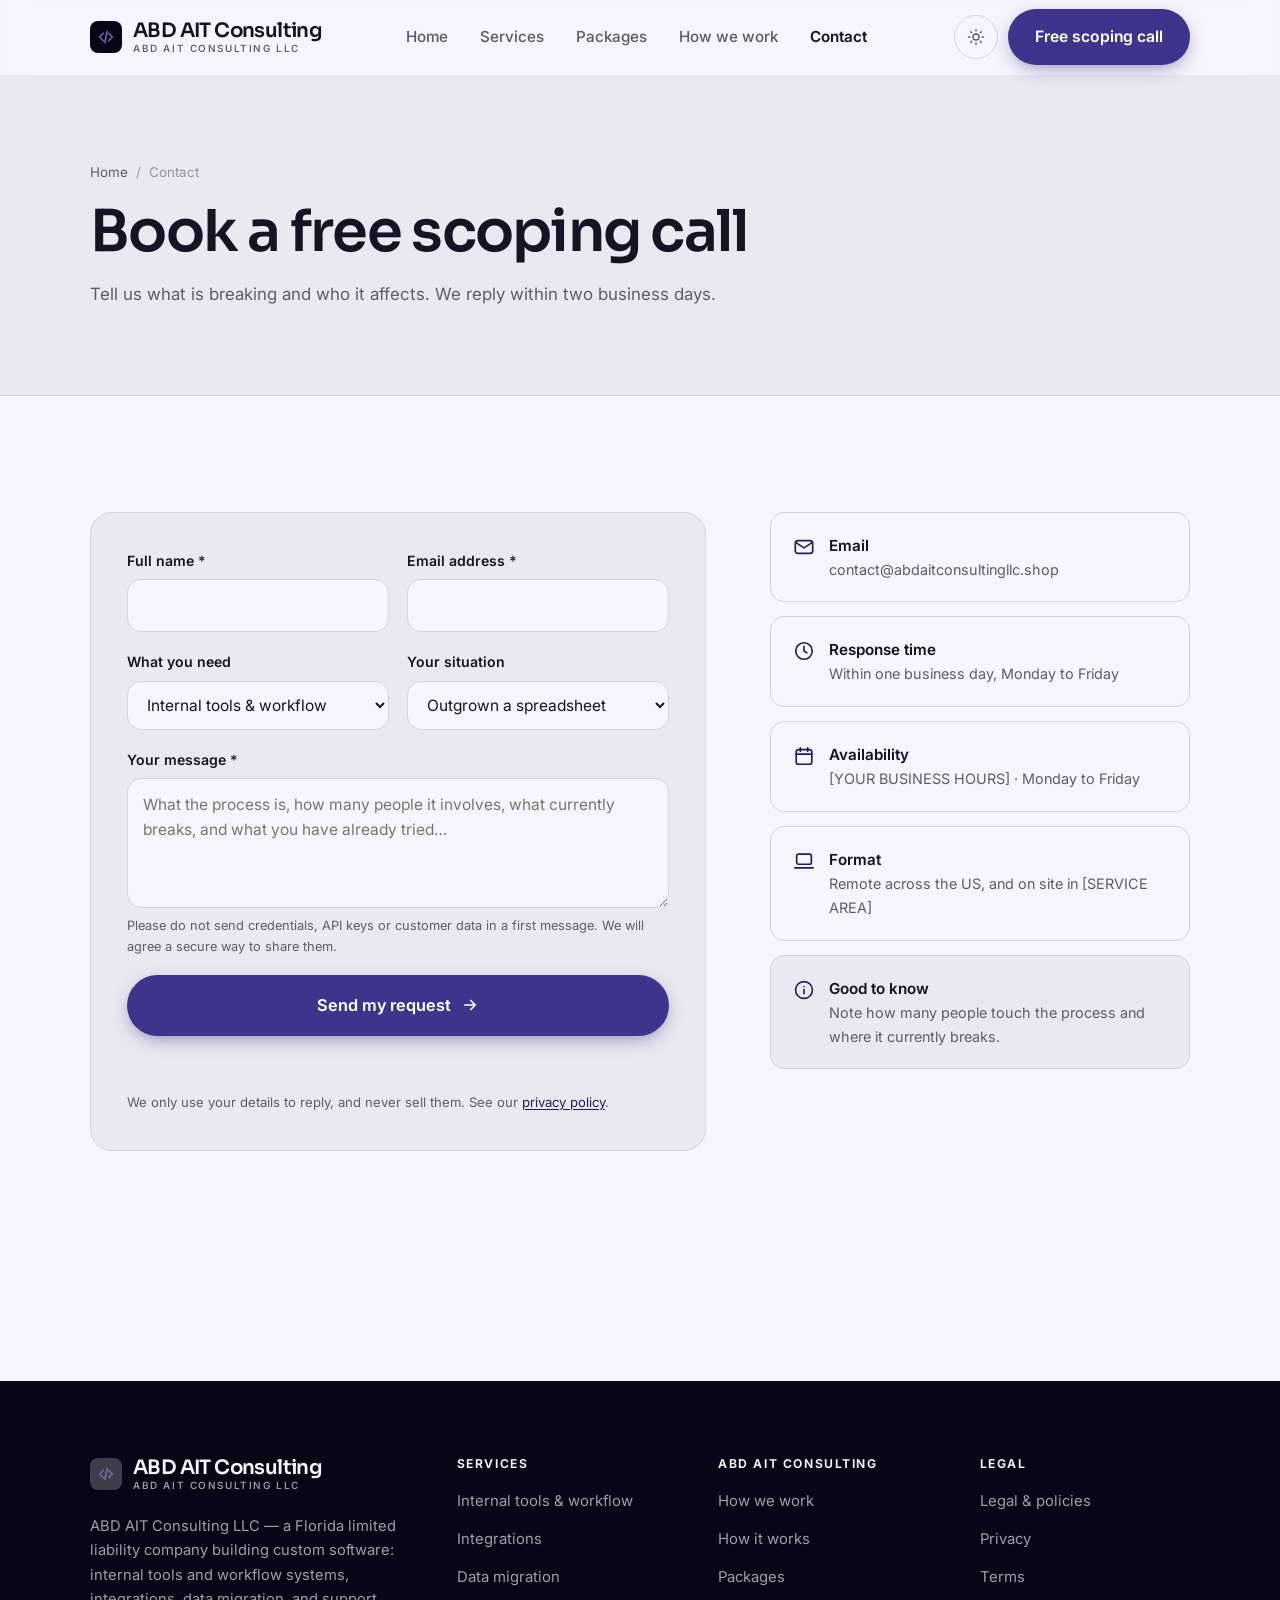
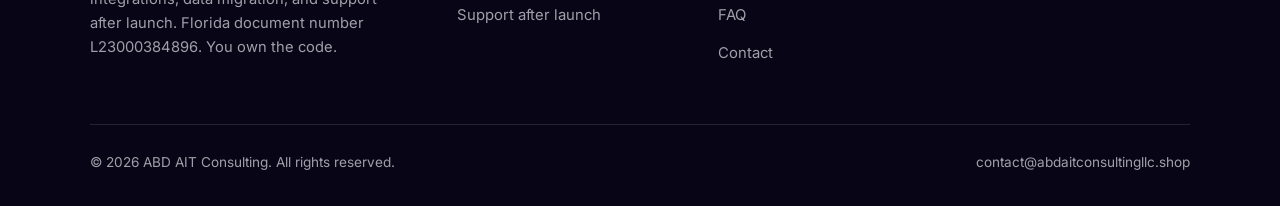
<file: contact.html>
<!DOCTYPE html>
<html lang="en" class="no-js">
<head>
<meta charset="utf-8">
<meta name="viewport" content="width=device-width, initial-scale=1">
<title>Contact — ABD AIT Consulting</title>
<meta name="description" content="Contact ABD AIT Consulting LLC. We reply within two business days.">
<link rel="canonical" href="https://abdaitconsultingllc.shop/contact.html">

<meta property="og:type" content="website">
<meta property="og:url" content="https://abdaitconsultingllc.shop/contact.html">
<meta property="og:site_name" content="ABD AIT Consulting">
<meta property="og:locale" content="en_US">
<meta property="og:title" content="Contact — ABD AIT Consulting">
<meta property="og:description" content="Contact ABD AIT Consulting LLC. We reply within two business days.">
<meta name="theme-color" content="#080616">

<link rel="icon" href="assets/img/favicon.svg" type="image/svg+xml">
<link rel="preconnect" href="https://fonts.googleapis.com">
<link rel="preconnect" href="https://fonts.gstatic.com" crossorigin>
<link rel="stylesheet" href="https://fonts.googleapis.com/css2?family=Sora:wght@400;600;700&family=Inter:wght@400..700&display=swap">
<link rel="stylesheet" href="assets/css/style.css">

<!-- Thème appliqué avant le premier rendu (évite le flash) -->
<script>
document.documentElement.classList.remove('no-js');
(function(){try{var t=localStorage.getItem('site-theme');if(t){document.documentElement.setAttribute('data-theme',t);}}catch(e){}})();
</script>
</head>

<body>
<a class="skip-link" href="#main">Skip to main content</a>

<header class="site-header">
  <nav class="wrap nav" aria-label="Main navigation">
    <a class="brand" href="index.html">
      <svg class="brand__mark" viewBox="0 0 64 64" aria-hidden="true">
        <rect class="bm-bg" width="64" height="64" rx="16"/>
        <g class="bm-ic" transform="translate(14 14) scale(1.5)" fill="none" stroke-width="2.1" stroke-linecap="round" stroke-linejoin="round"><path d="M8.5 7 3.5 12l5 5M15.5 7l5 5-5 5M13.5 4.5l-3 15"/></g>
      </svg>
      <span>ABD AIT Consulting<span class="brand__sub">ABD AIT Consulting LLC</span></span>
    </a>

    <ul class="nav__links" id="nav-links">
      <li><a href="index.html">Home</a></li>
      <li><a href="programs.html">Services</a></li>
      <li><a href="index.html#pricing">Packages</a></li>
      <li><a href="about.html">How we work</a></li>
      <li><a href="contact.html" aria-current="page">Contact</a></li>
      <li><a class="btn btn--primary" href="contact.html">Free scoping call</a></li>
    </ul>

    <div class="nav__cta">
      <button class="theme-toggle" type="button" aria-label="Switch to dark theme">
        <svg class="icon-sun" viewBox="0 0 24 24" fill="none" stroke="currentColor" stroke-width="1.8" stroke-linecap="round" aria-hidden="true"><circle cx="12" cy="12" r="4"/><path d="M12 2v2m0 16v2M2 12h2m16 0h2M4.9 4.9l1.4 1.4m11.4 11.4 1.4 1.4M19.1 4.9l-1.4 1.4M6.3 17.7l-1.4 1.4"/></svg>
        <svg class="icon-moon" viewBox="0 0 24 24" fill="none" stroke="currentColor" stroke-width="1.8" stroke-linecap="round" stroke-linejoin="round" aria-hidden="true"><path d="M21 12.8A9 9 0 1 1 11.2 3a7 7 0 0 0 9.8 9.8z"/></svg>
      </button>
      <a class="btn btn--primary" href="contact.html">Free scoping call</a>
      <button class="nav__toggle" type="button" aria-expanded="false" aria-controls="nav-links" aria-label="Open menu">
        <svg class="icon-open" viewBox="0 0 24 24" fill="none" stroke="currentColor" stroke-width="2" stroke-linecap="round" aria-hidden="true"><path d="M3 6h18M3 12h18M3 18h18"/></svg>
        <svg class="icon-close" viewBox="0 0 24 24" fill="none" stroke="currentColor" stroke-width="2" stroke-linecap="round" aria-hidden="true"><path d="M6 6l12 12M18 6L6 18"/></svg>
      </button>
    </div>
  </nav>
</header>

<main id="main">

<section class="page-head">
  <div class="wrap">
    <nav class="breadcrumb" aria-label="Breadcrumb">
      <a href="index.html">Home</a><span>/</span><span aria-current="page">Contact</span>
    </nav>
    <h1>Book a free scoping call</h1>
    <p>Tell us what is breaking and who it affects. We reply within two business days.</p>
  </div>
</section>

<section class="section wrap">
  <div class="form-layout">

    <!--
      FORM: the action attribute holds a placeholder id. Create a free form at
      https://formspree.io and replace VOTRE_ID_FORMSPREE. Until then, the button
      opens the visitor's email app with a pre-filled message to contact@abdaitconsultingllc.shop.
    -->
    <form class="form" id="contact-form" action="https://formspree.io/f/VOTRE_ID_FORMSPREE" method="POST"
          data-email="contact@abdaitconsultingllc.shop" data-subject="Software enquiry"
          data-msg-mail="Your email app will open with the message ready to send." data-msg-sending="Sending…"
          data-msg-ok="Thanks! Your message is on its way. We reply within one business day." data-msg-err="Sending failed. Please email us directly at">
      <div class="form__row">
        <div class="field">
          <label for="nom">Full name <span class="req" aria-hidden="true">*</span></label>
          <input type="text" id="nom" name="nom" autocomplete="name" required>
        </div>
        <div class="field">
          <label for="email">Email address <span class="req" aria-hidden="true">*</span></label>
          <input type="email" id="email" name="email" autocomplete="email" required>
        </div>
      </div>

      <div class="form__row">
        <div class="field">
          <label for="programme">What you need</label>
          <select id="programme" name="programme">
            <option>Internal tools &amp; workflow</option>
            <option>Integrations</option>
            <option>Data migration</option>
            <option>Support after launch</option>
            <option>Not sure yet</option>
          </select>
        </div>
        <div class="field">
          <label for="niveau">Your situation</label>
          <select id="niveau" name="niveau">
            <option>Outgrown a spreadsheet</option>
            <option>Systems that do not talk</option>
            <option>Moving off a legacy system</option>
            <option>A stalled project</option>
          </select>
        </div>
      </div>

      <div class="field">
        <label for="message">Your message <span class="req" aria-hidden="true">*</span></label>
        <textarea id="message" name="message" required placeholder="What the process is, how many people it involves, what currently breaks, and what you have already tried…"></textarea>
        <span class="field__hint">Please do not send credentials, API keys or customer data in a first message. We will agree a secure way to share them.</span>
      </div>

      <!-- Bot trap: hidden from humans -->
      <div class="visually-hidden" aria-hidden="true">
        <label for="site-web">Leave this field empty</label>
        <input type="text" id="site-web" name="_gotcha" tabindex="-1" autocomplete="off">
      </div>

      <button class="btn btn--primary btn--lg" type="submit">Send my request <svg viewBox="0 0 24 24" fill="none" stroke="currentColor" stroke-width="2.2" stroke-linecap="round" stroke-linejoin="round" aria-hidden="true"><path d="M5 12h14M13 6l6 6-6 6"/></svg></button>

      <p id="form-status" class="form__status" role="status" aria-live="polite"></p>

      <p class="form__note">
        We only use your details to reply, and never sell them. See our <a href="legal.html#privacy">privacy policy</a>.
      </p>
    </form>

    <aside class="contact-aside">
      <div class="contact-card">
        <svg viewBox="0 0 24 24" fill="none" stroke="currentColor" stroke-width="1.8" stroke-linecap="round" stroke-linejoin="round" aria-hidden="true"><rect x="2.5" y="5" width="19" height="14" rx="3"/><path d="M3 7l9 6 9-6"/></svg>
        <div><b>Email</b><a href="mailto:contact@abdaitconsultingllc.shop">contact@abdaitconsultingllc.shop</a></div>
      </div>
      <div class="contact-card">
        <svg viewBox="0 0 24 24" fill="none" stroke="currentColor" stroke-width="1.8" stroke-linecap="round" stroke-linejoin="round" aria-hidden="true"><circle cx="12" cy="12" r="9"/><path d="M12 7v5l3.2 2"/></svg>
        <div><b>Response time</b><span>Within one business day, Monday to Friday</span></div>
      </div>
      <div class="contact-card">
        <svg viewBox="0 0 24 24" fill="none" stroke="currentColor" stroke-width="1.8" stroke-linecap="round" stroke-linejoin="round" aria-hidden="true"><rect x="3.5" y="5" width="17" height="16" rx="2.5"/><path d="M8 3v4M16 3v4M3.5 10h17"/></svg>
        <div><b>Availability</b><span>[YOUR BUSINESS HOURS] · Monday to Friday</span></div>
      </div>
      <div class="contact-card">
        <svg viewBox="0 0 24 24" fill="none" stroke="currentColor" stroke-width="1.8" stroke-linecap="round" stroke-linejoin="round" aria-hidden="true"><rect x="4" y="4.5" width="16" height="11" rx="2"/><path d="M2 19.5h20"/></svg>
        <div><b>Format</b><span>Remote across the US, and on site in [SERVICE AREA]</span></div>
      </div>
      <div class="contact-card contact-card--soft">
        <svg viewBox="0 0 24 24" fill="none" stroke="currentColor" stroke-width="1.8" stroke-linecap="round" stroke-linejoin="round" aria-hidden="true"><circle cx="12" cy="12" r="9.2"/><path d="M12 16v-4.5M12 8.2v.1"/></svg>
        <div><b>Good to know</b><span>Note how many people touch the process and where it currently breaks.</span></div>
      </div>
    </aside>

  </div>
</section>

</main>

<footer class="site-footer">
  <div class="wrap">
    <div class="footer__grid">
      <div class="footer__brand">
        <a class="brand" href="index.html">
          <svg class="brand__mark" viewBox="0 0 64 64" aria-hidden="true">
        <rect class="bm-bg" width="64" height="64" rx="16"/>
        <g class="bm-ic" transform="translate(14 14) scale(1.5)" fill="none" stroke-width="2.1" stroke-linecap="round" stroke-linejoin="round"><path d="M8.5 7 3.5 12l5 5M15.5 7l5 5-5 5M13.5 4.5l-3 15"/></g>
      </svg>
          <span>ABD AIT Consulting<span class="brand__sub">ABD AIT Consulting LLC</span></span>
        </a>
        <p>ABD AIT Consulting LLC — a Florida limited liability company building custom software: internal tools and workflow systems, integrations, data migration, and support after launch. Florida document number L23000384896. You own the code.</p>
      </div>

      <div class="footer__col">
        <h4>Services</h4>
        <ul>
          <li><a href="programs.html#tools">Internal tools &amp; workflow</a></li>
          <li><a href="programs.html#integrations">Integrations</a></li>
          <li><a href="programs.html#migration">Data migration</a></li>
          <li><a href="programs.html#support">Support after launch</a></li>
        </ul>
      </div>

      <div class="footer__col">
        <h4>ABD AIT Consulting</h4>
        <ul>
          <li><a href="about.html">How we work</a></li>
          <li><a href="index.html#how-it-works">How it works</a></li>
          <li><a href="index.html#pricing">Packages</a></li>
          <li><a href="index.html#faq">FAQ</a></li>
          <li><a href="contact.html">Contact</a></li>
        </ul>
      </div>

      <div class="footer__col">
        <h4>Legal</h4>
        <ul>
          <li><a href="legal.html">Legal &amp; policies</a></li>
          <li><a href="legal.html#privacy">Privacy</a></li>
          <li><a href="legal.html#terms">Terms</a></li>
        </ul>
      </div>
    </div>

    <div class="footer__bottom">
      <p>© <span data-year>2026</span> ABD AIT Consulting. All rights reserved.</p>
      <p><a href="mailto:contact@abdaitconsultingllc.shop">contact@abdaitconsultingllc.shop</a></p>
    </div>
  </div>
</footer>

<script src="assets/js/main.js" defer></script>
</body>
</html>
</file>
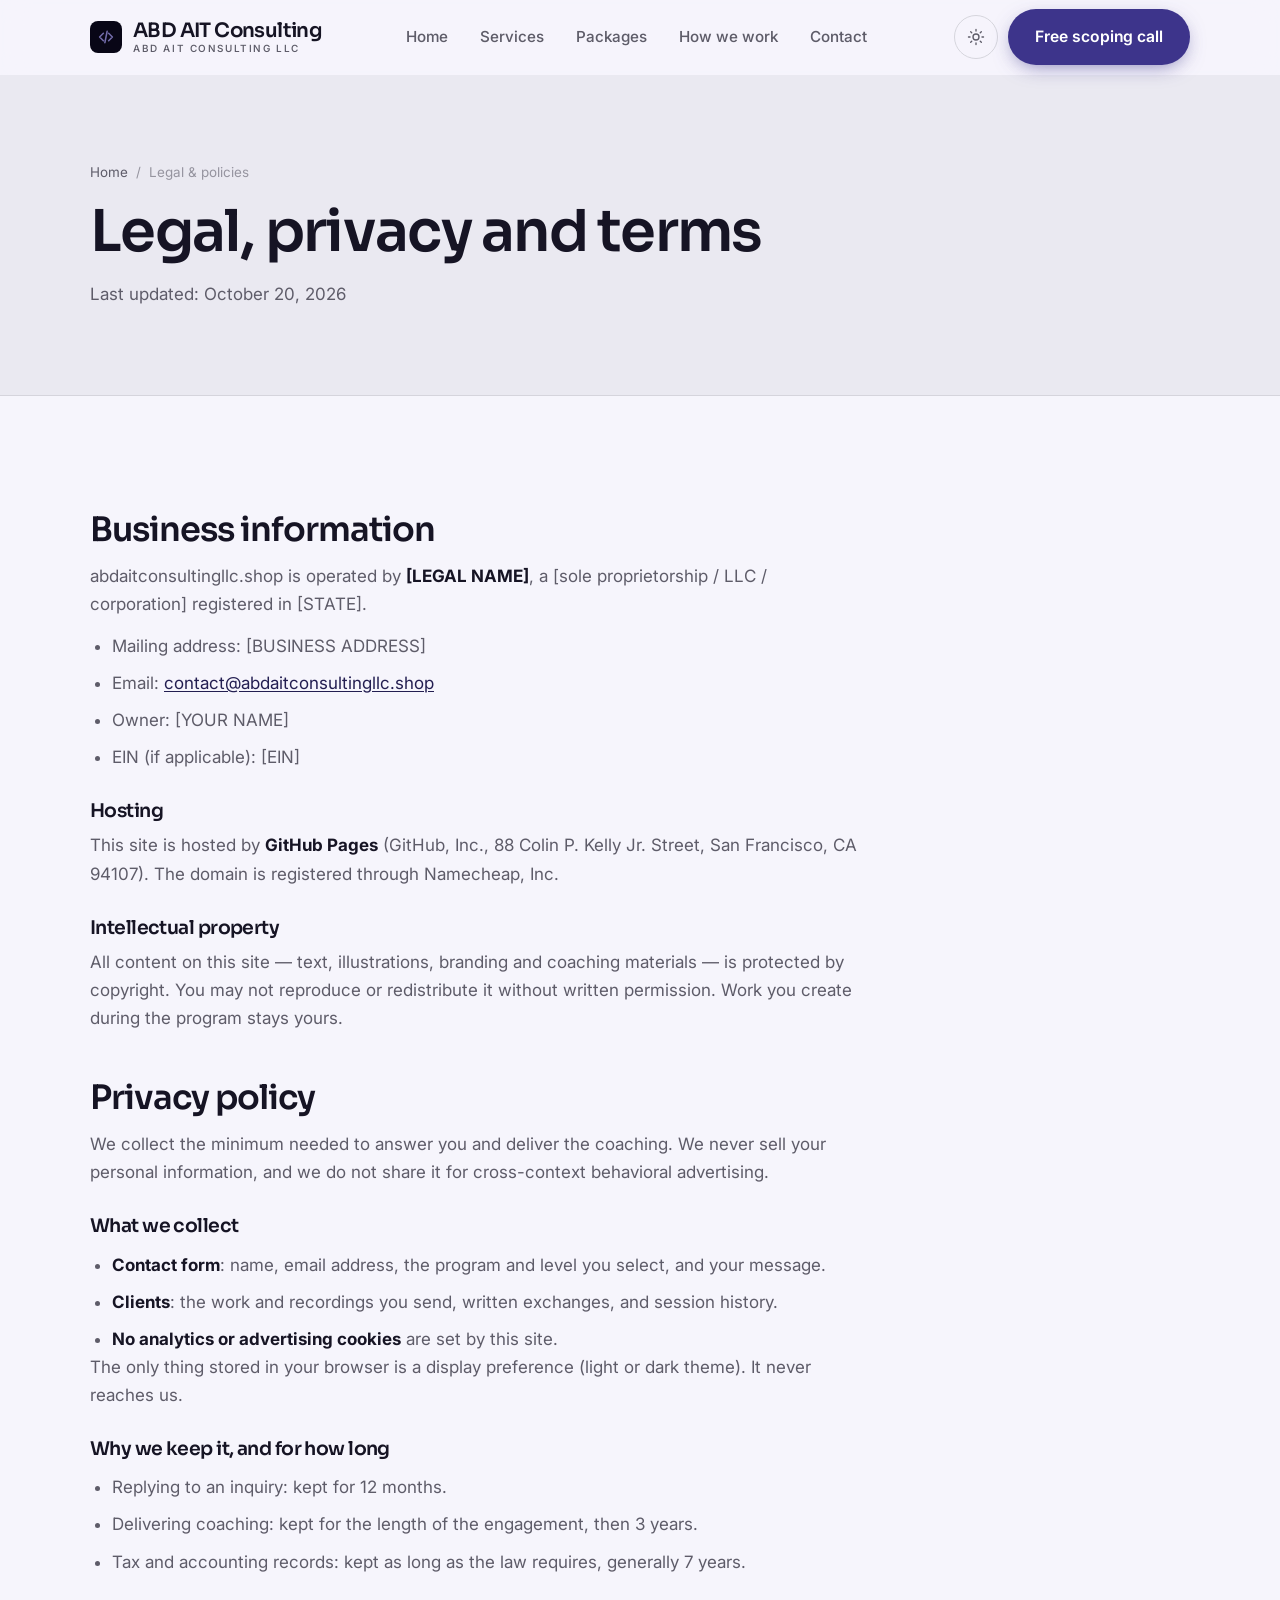
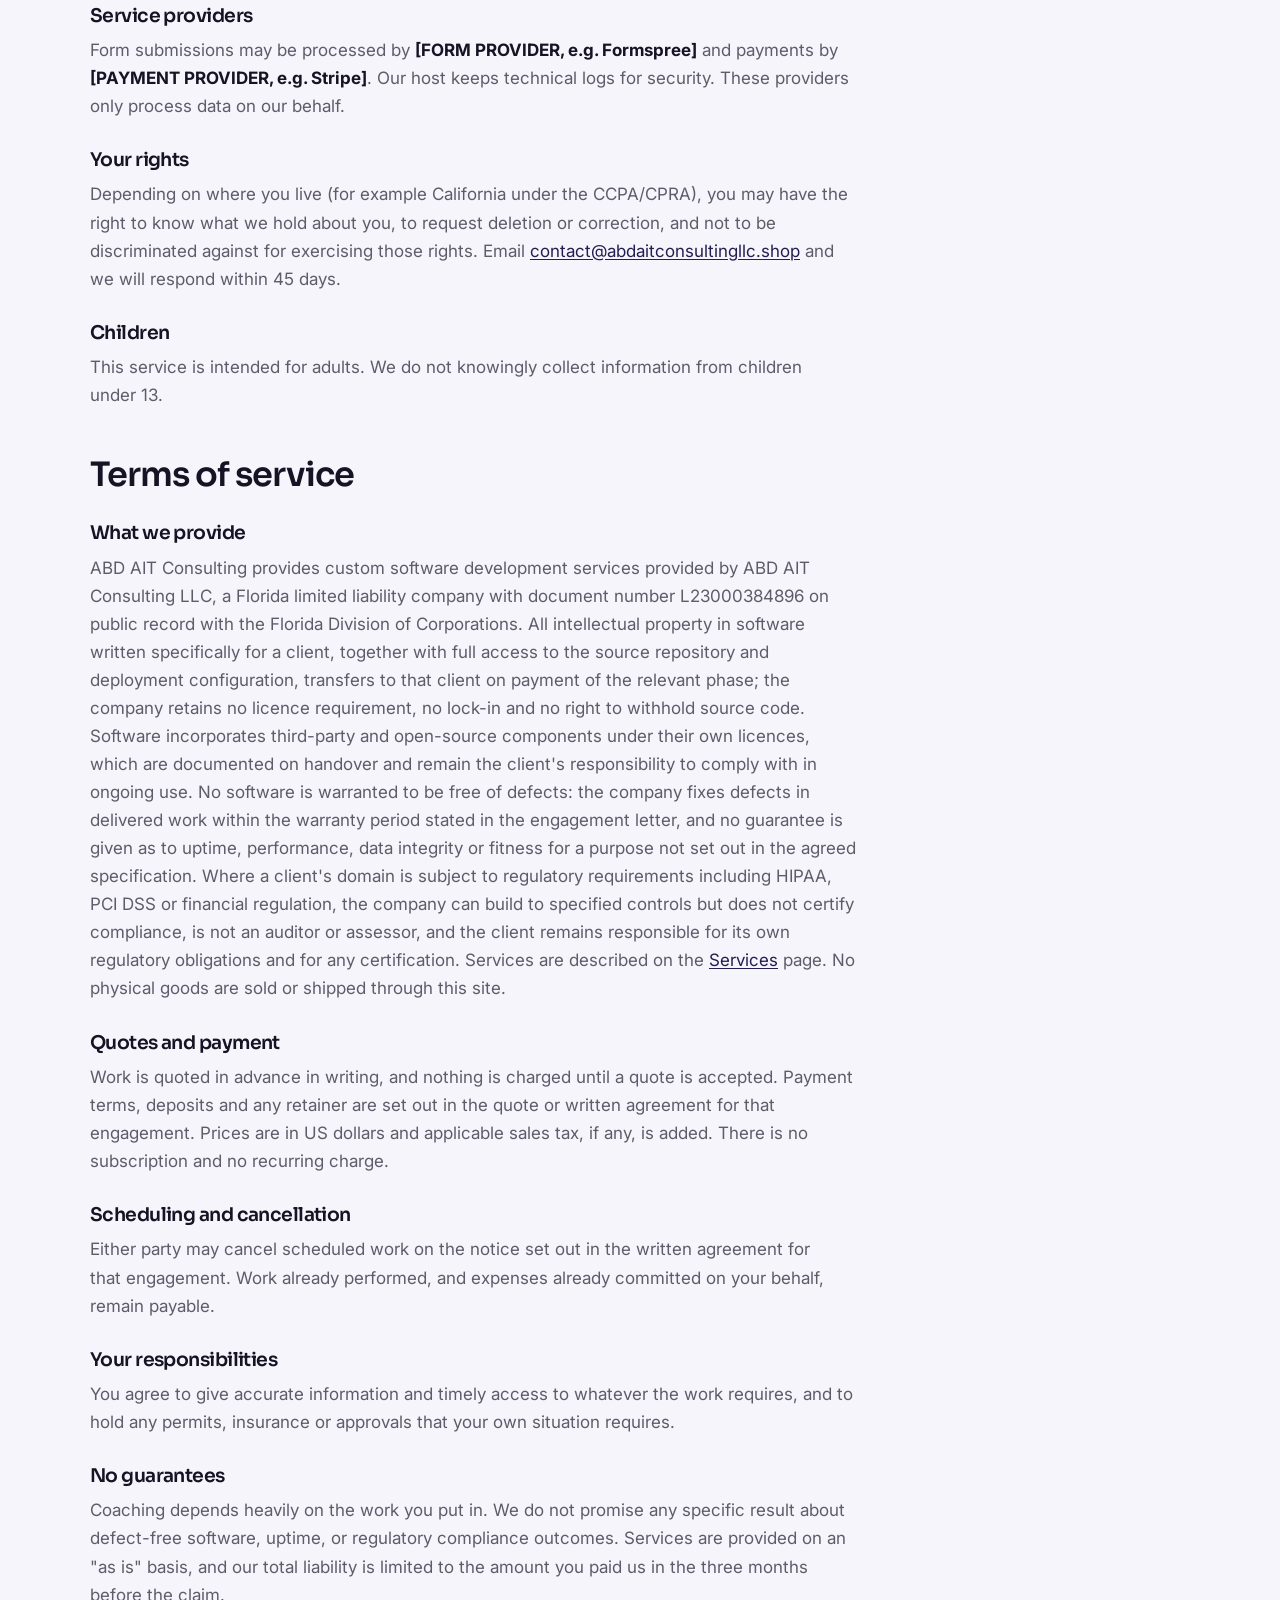
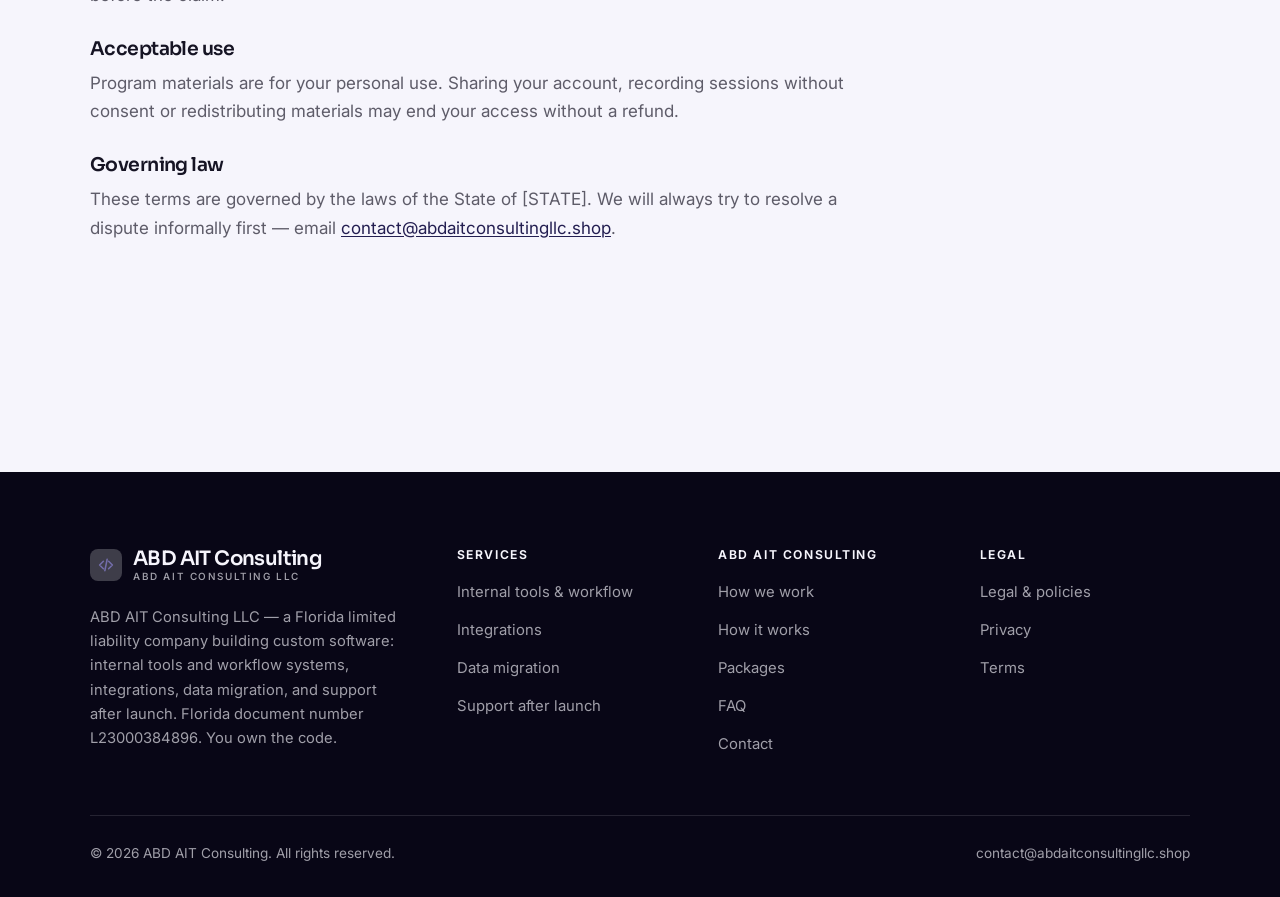
<file: legal.html>
<!DOCTYPE html>
<html lang="en" class="no-js">
<head>
<meta charset="utf-8">
<meta name="viewport" content="width=device-width, initial-scale=1">
<title>Legal, privacy and terms — ABD AIT Consulting</title>
<meta name="description" content="Business information, privacy policy and terms of service for ABD AIT Consulting.">
<meta name="robots" content="noindex">

<meta property="og:type" content="website">
<meta property="og:url" content="https://abdaitconsultingllc.shop/legal.html">
<meta property="og:site_name" content="ABD AIT Consulting">
<meta property="og:locale" content="en_US">
<meta property="og:title" content="Legal, privacy and terms — ABD AIT Consulting">
<meta property="og:description" content="Business information, privacy policy and terms of service for ABD AIT Consulting.">
<meta name="theme-color" content="#080616">

<link rel="icon" href="assets/img/favicon.svg" type="image/svg+xml">
<link rel="preconnect" href="https://fonts.googleapis.com">
<link rel="preconnect" href="https://fonts.gstatic.com" crossorigin>
<link rel="stylesheet" href="https://fonts.googleapis.com/css2?family=Sora:wght@400;600;700&family=Inter:wght@400..700&display=swap">
<link rel="stylesheet" href="assets/css/style.css">

<!-- Thème appliqué avant le premier rendu (évite le flash) -->
<script>
document.documentElement.classList.remove('no-js');
(function(){try{var t=localStorage.getItem('site-theme');if(t){document.documentElement.setAttribute('data-theme',t);}}catch(e){}})();
</script>
</head>

<body>
<a class="skip-link" href="#main">Skip to main content</a>

<header class="site-header">
  <nav class="wrap nav" aria-label="Main navigation">
    <a class="brand" href="index.html">
      <svg class="brand__mark" viewBox="0 0 64 64" aria-hidden="true">
        <rect class="bm-bg" width="64" height="64" rx="16"/>
        <g class="bm-ic" transform="translate(14 14) scale(1.5)" fill="none" stroke-width="2.1" stroke-linecap="round" stroke-linejoin="round"><path d="M8.5 7 3.5 12l5 5M15.5 7l5 5-5 5M13.5 4.5l-3 15"/></g>
      </svg>
      <span>ABD AIT Consulting<span class="brand__sub">ABD AIT Consulting LLC</span></span>
    </a>

    <ul class="nav__links" id="nav-links">
      <li><a href="index.html">Home</a></li>
      <li><a href="programs.html">Services</a></li>
      <li><a href="index.html#pricing">Packages</a></li>
      <li><a href="about.html">How we work</a></li>
      <li><a href="contact.html">Contact</a></li>
      <li><a class="btn btn--primary" href="contact.html">Free scoping call</a></li>
    </ul>

    <div class="nav__cta">
      <button class="theme-toggle" type="button" aria-label="Switch to dark theme">
        <svg class="icon-sun" viewBox="0 0 24 24" fill="none" stroke="currentColor" stroke-width="1.8" stroke-linecap="round" aria-hidden="true"><circle cx="12" cy="12" r="4"/><path d="M12 2v2m0 16v2M2 12h2m16 0h2M4.9 4.9l1.4 1.4m11.4 11.4 1.4 1.4M19.1 4.9l-1.4 1.4M6.3 17.7l-1.4 1.4"/></svg>
        <svg class="icon-moon" viewBox="0 0 24 24" fill="none" stroke="currentColor" stroke-width="1.8" stroke-linecap="round" stroke-linejoin="round" aria-hidden="true"><path d="M21 12.8A9 9 0 1 1 11.2 3a7 7 0 0 0 9.8 9.8z"/></svg>
      </button>
      <a class="btn btn--primary" href="contact.html">Free scoping call</a>
      <button class="nav__toggle" type="button" aria-expanded="false" aria-controls="nav-links" aria-label="Open menu">
        <svg class="icon-open" viewBox="0 0 24 24" fill="none" stroke="currentColor" stroke-width="2" stroke-linecap="round" aria-hidden="true"><path d="M3 6h18M3 12h18M3 18h18"/></svg>
        <svg class="icon-close" viewBox="0 0 24 24" fill="none" stroke="currentColor" stroke-width="2" stroke-linecap="round" aria-hidden="true"><path d="M6 6l12 12M18 6L6 18"/></svg>
      </button>
    </div>
  </nav>
</header>

<main id="main">

<section class="page-head">
  <div class="wrap">
    <nav class="breadcrumb" aria-label="Breadcrumb">
      <a href="index.html">Home</a><span>/</span><span aria-current="page">Legal &amp; policies</span>
    </nav>
    <h1>Legal, privacy and terms</h1>
    <p>Last updated: <time datetime="2026-10-20">October 20, 2026</time></p>
  </div>
</section>

<section class="section wrap">
  <div class="prose">

    <!--
      TO DO: this is a skeleton, not legal advice. Replace every [BRACKET] with
      your real details before selling, and have a lawyer review it if you can.
      Consumer protection rules differ by state.
    -->

    <h2 id="business">Business information</h2>
    <p>
      abdaitconsultingllc.shop is operated by <strong>[LEGAL NAME]</strong>, a [sole proprietorship / LLC / corporation]
      registered in [STATE].
    </p>
    <ul>
      <li>Mailing address: [BUSINESS ADDRESS]</li>
      <li>Email: <a href="mailto:contact@abdaitconsultingllc.shop">contact@abdaitconsultingllc.shop</a></li>
      <li>Owner: [YOUR NAME]</li>
      <li>EIN (if applicable): [EIN]</li>
    </ul>

    <h3>Hosting</h3>
    <p>
      This site is hosted by <strong>GitHub Pages</strong> (GitHub, Inc., 88 Colin P. Kelly Jr. Street,
      San Francisco, CA 94107). The domain is registered through Namecheap, Inc.
    </p>

    <h3>Intellectual property</h3>
    <p>
      All content on this site — text, illustrations, branding and coaching materials — is protected by
      copyright. You may not reproduce or redistribute it without written permission. Work you create during
      the program stays yours.
    </p>

    <h2 id="privacy">Privacy policy</h2>
    <p>
      We collect the minimum needed to answer you and deliver the coaching. We never sell your personal
      information, and we do not share it for cross-context behavioral advertising.
    </p>
    <h3>What we collect</h3>
    <ul>
      <li><strong>Contact form</strong>: name, email address, the program and level you select, and your message.</li>
      <li><strong>Clients</strong>: the work and recordings you send, written exchanges, and session history.</li>
      <li><strong>No analytics or advertising cookies</strong> are set by this site.</li>
    </ul>
    <p>
      The only thing stored in your browser is a display preference (light or dark theme). It never reaches us.
    </p>
    <h3>Why we keep it, and for how long</h3>
    <ul>
      <li>Replying to an inquiry: kept for 12 months.</li>
      <li>Delivering coaching: kept for the length of the engagement, then 3 years.</li>
      <li>Tax and accounting records: kept as long as the law requires, generally 7 years.</li>
    </ul>
    <h3>Service providers</h3>
    <p>
      Form submissions may be processed by <strong>[FORM PROVIDER, e.g. Formspree]</strong> and payments by
      <strong>[PAYMENT PROVIDER, e.g. Stripe]</strong>. Our host keeps technical logs for security. These
      providers only process data on our behalf.
    </p>
    <h3>Your rights</h3>
    <p>
      Depending on where you live (for example California under the CCPA/CPRA), you may have the right to
      know what we hold about you, to request deletion or correction, and not to be discriminated against for
      exercising those rights. Email <a href="mailto:contact@abdaitconsultingllc.shop">contact@abdaitconsultingllc.shop</a> and we will respond within 45 days.
    </p>
    <h3>Children</h3>
    <p>
      This service is intended for adults. We do not knowingly collect information from children under 13.
    </p>

    <h2 id="terms">Terms of service</h2>
    <h3>What we provide</h3>
    <p>
      ABD AIT Consulting provides custom software development services provided by ABD AIT Consulting LLC, a Florida limited liability company with document number L23000384896 on public record with the Florida Division of Corporations. All intellectual property in software written specifically for a client, together with full access to the source repository and deployment configuration, transfers to that client on payment of the relevant phase; the company retains no licence requirement, no lock-in and no right to withhold source code. Software incorporates third-party and open-source components under their own licences, which are documented on handover and remain the client's responsibility to comply with in ongoing use. No software is warranted to be free of defects: the company fixes defects in delivered work within the warranty period stated in the engagement letter, and no guarantee is given as to uptime, performance, data integrity or fitness for a purpose not set out in the agreed specification. Where a client's domain is subject to regulatory requirements including HIPAA, PCI DSS or financial regulation, the company can build to specified controls but does not certify compliance, is not an auditor or assessor, and the client remains responsible for its own regulatory obligations and for any certification. Services are described on the
      <a href="programs.html">Services</a> page. No physical goods are sold or shipped through this site.
    </p>
    <h3>Quotes and payment</h3>
    <p>
      Work is quoted in advance in writing, and nothing is charged until a quote is accepted. Payment terms,
      deposits and any retainer are set out in the quote or written agreement for that engagement. Prices are in
      US dollars and applicable sales tax, if any, is added. There is no subscription and no recurring charge.
    </p>
    <h3>Scheduling and cancellation</h3>
    <p>
      Either party may cancel scheduled work on the notice set out in the written agreement for that engagement.
      Work already performed, and expenses already committed on your behalf, remain payable.
    </p>
    <h3>Your responsibilities</h3>
    <p>
      You agree to give accurate information and timely access to whatever the work requires, and to hold any
      permits, insurance or approvals that your own situation requires.
    </p>

    <h3>No guarantees</h3>
    <p>
      Coaching depends heavily on the work you put in. We do not promise any specific result
      about defect-free software, uptime, or regulatory compliance outcomes. Services are provided on an "as is" basis, and our total
      liability is limited to the amount you paid us in the three months before the claim.
    </p>
    <h3>Acceptable use</h3>
    <p>
      Program materials are for your personal use. Sharing your account, recording sessions without consent
      or redistributing materials may end your access without a refund.
    </p>
    <h3>Governing law</h3>
    <p>
      These terms are governed by the laws of the State of [STATE]. We will always try to resolve a dispute
      informally first — email <a href="mailto:contact@abdaitconsultingllc.shop">contact@abdaitconsultingllc.shop</a>.
    </p>

  </div>
</section>

</main>

<footer class="site-footer">
  <div class="wrap">
    <div class="footer__grid">
      <div class="footer__brand">
        <a class="brand" href="index.html">
          <svg class="brand__mark" viewBox="0 0 64 64" aria-hidden="true">
        <rect class="bm-bg" width="64" height="64" rx="16"/>
        <g class="bm-ic" transform="translate(14 14) scale(1.5)" fill="none" stroke-width="2.1" stroke-linecap="round" stroke-linejoin="round"><path d="M8.5 7 3.5 12l5 5M15.5 7l5 5-5 5M13.5 4.5l-3 15"/></g>
      </svg>
          <span>ABD AIT Consulting<span class="brand__sub">ABD AIT Consulting LLC</span></span>
        </a>
        <p>ABD AIT Consulting LLC — a Florida limited liability company building custom software: internal tools and workflow systems, integrations, data migration, and support after launch. Florida document number L23000384896. You own the code.</p>
      </div>

      <div class="footer__col">
        <h4>Services</h4>
        <ul>
          <li><a href="programs.html#tools">Internal tools &amp; workflow</a></li>
          <li><a href="programs.html#integrations">Integrations</a></li>
          <li><a href="programs.html#migration">Data migration</a></li>
          <li><a href="programs.html#support">Support after launch</a></li>
        </ul>
      </div>

      <div class="footer__col">
        <h4>ABD AIT Consulting</h4>
        <ul>
          <li><a href="about.html">How we work</a></li>
          <li><a href="index.html#how-it-works">How it works</a></li>
          <li><a href="index.html#pricing">Packages</a></li>
          <li><a href="index.html#faq">FAQ</a></li>
          <li><a href="contact.html">Contact</a></li>
        </ul>
      </div>

      <div class="footer__col">
        <h4>Legal</h4>
        <ul>
          <li><a href="legal.html">Legal &amp; policies</a></li>
          <li><a href="legal.html#privacy">Privacy</a></li>
          <li><a href="legal.html#terms">Terms</a></li>
        </ul>
      </div>
    </div>

    <div class="footer__bottom">
      <p>© <span data-year>2026</span> ABD AIT Consulting. All rights reserved.</p>
      <p><a href="mailto:contact@abdaitconsultingllc.shop">contact@abdaitconsultingllc.shop</a></p>
    </div>
  </div>
</footer>

<script src="assets/js/main.js" defer></script>
</body>
</html>
</file>
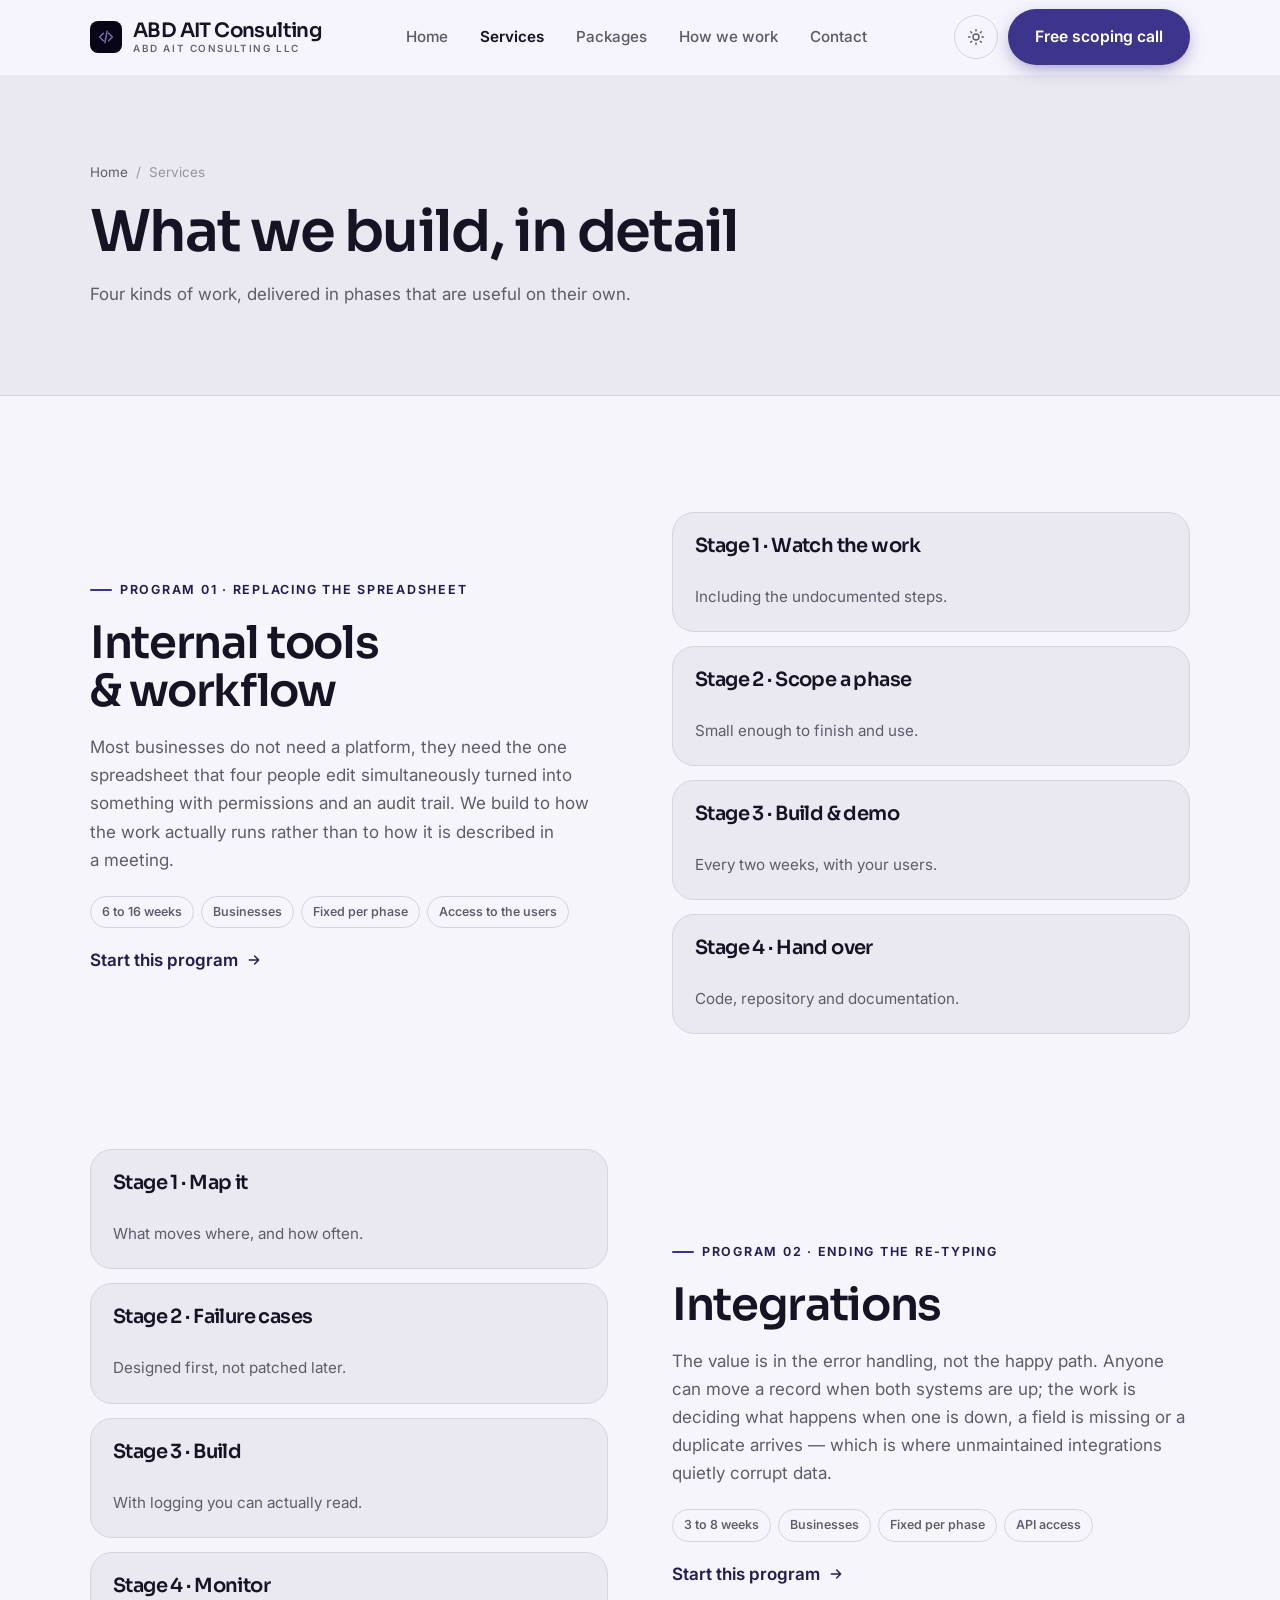
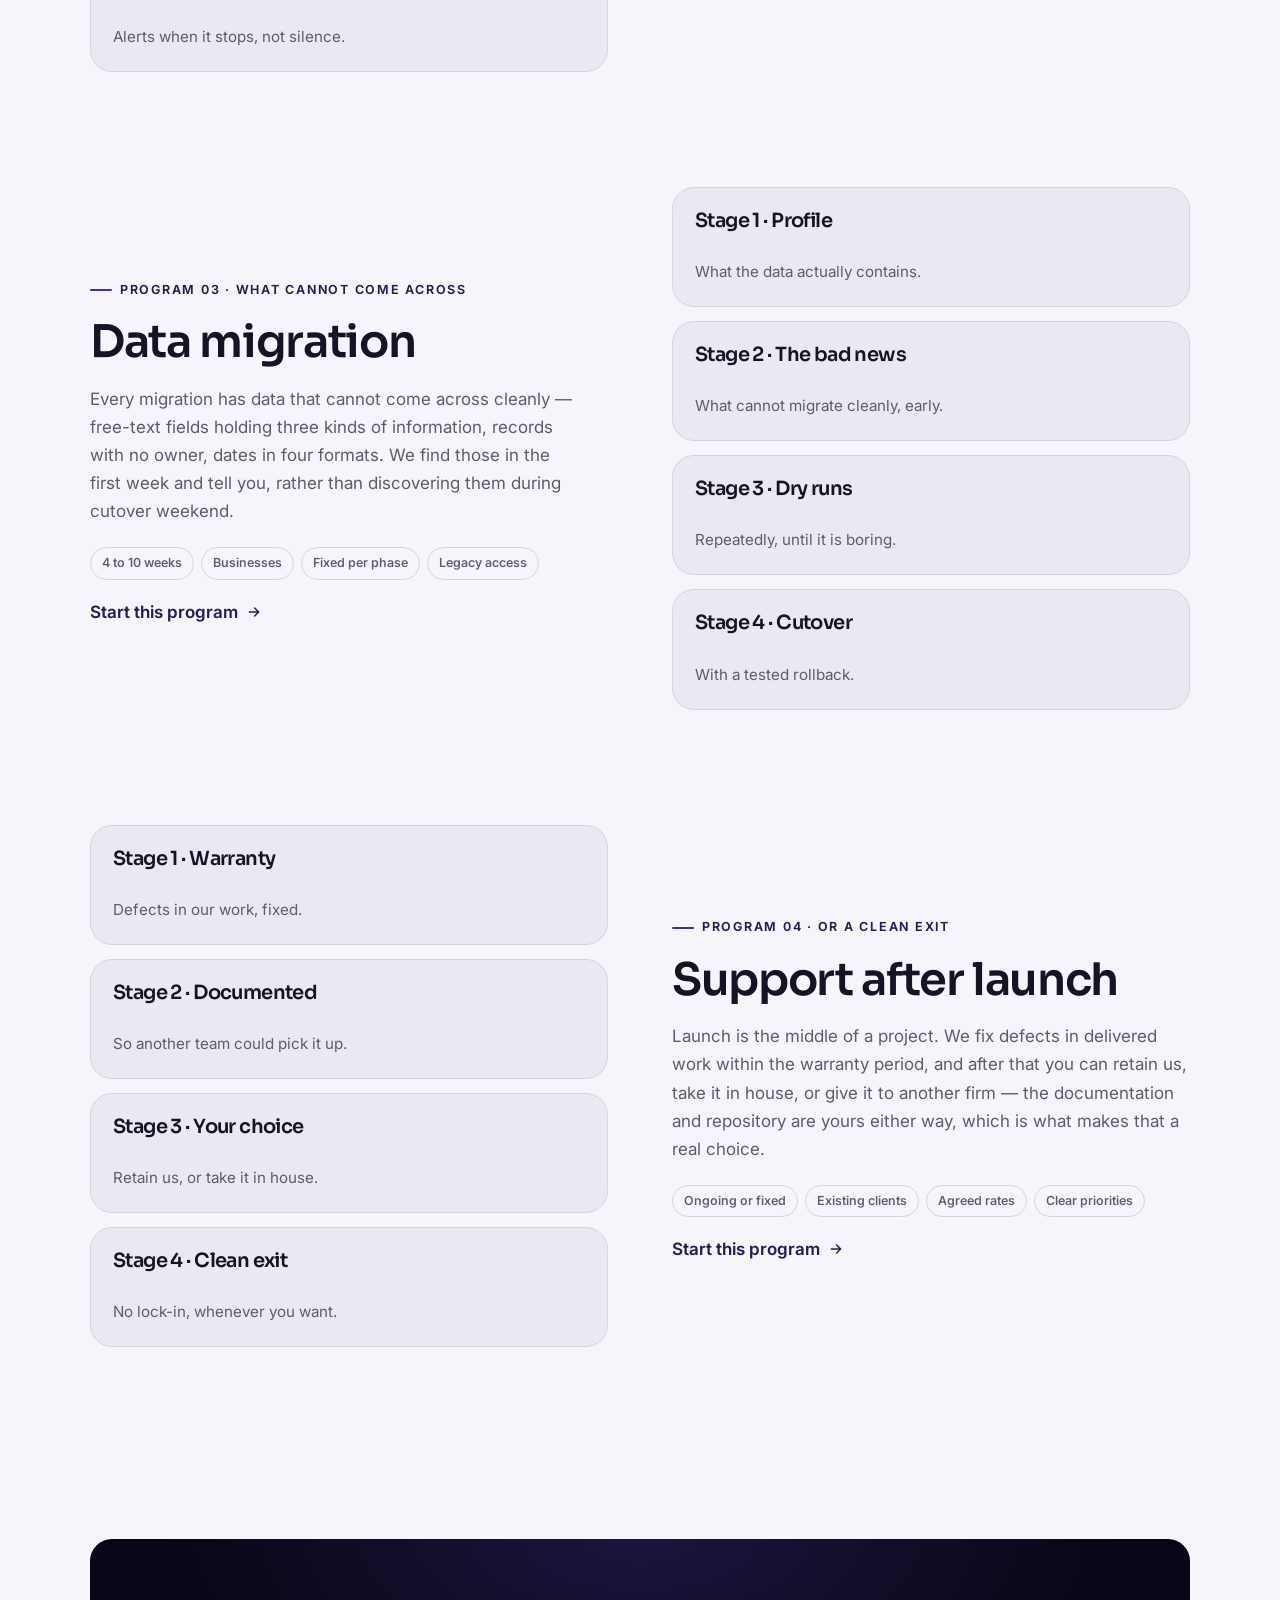
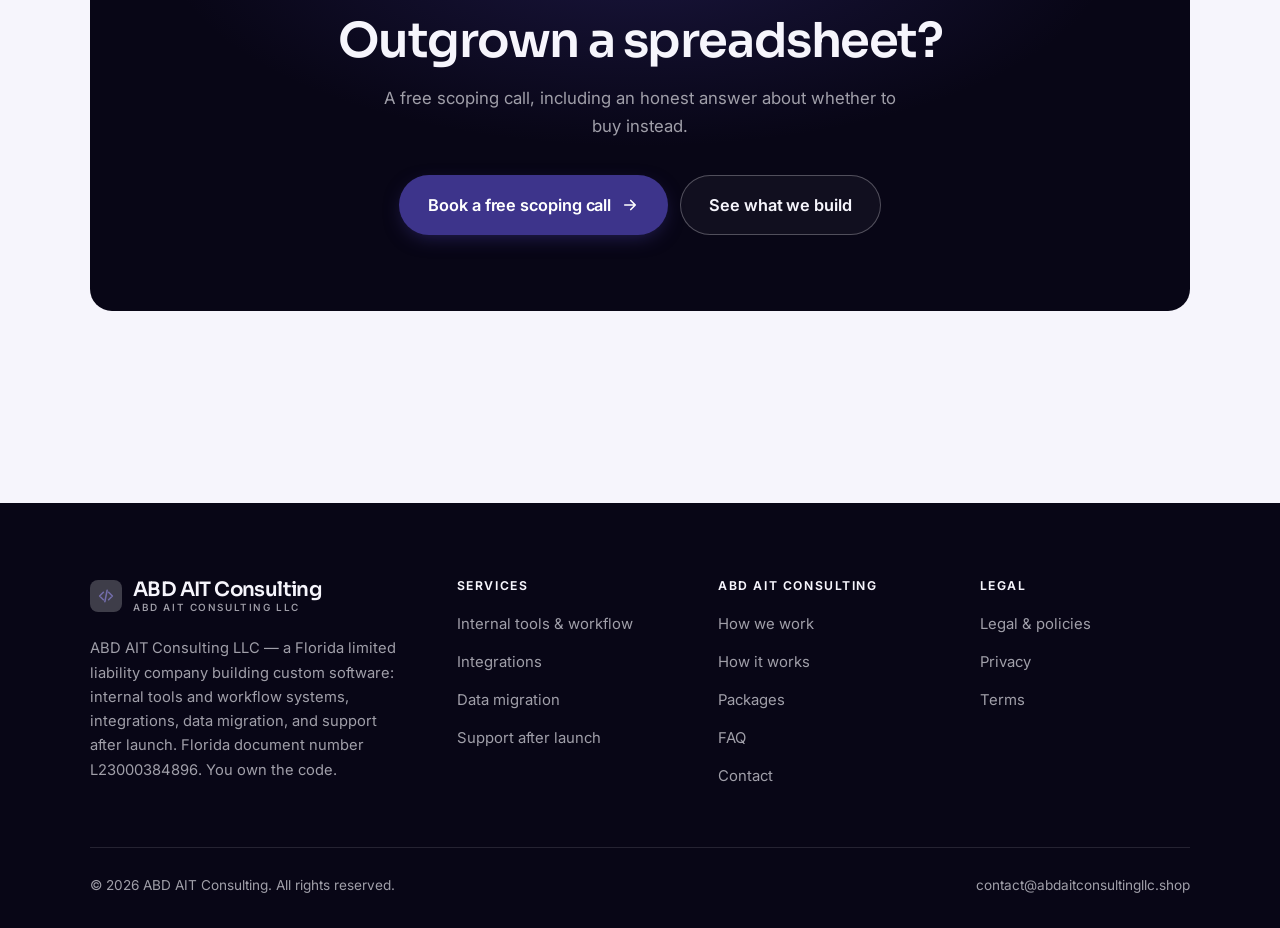
<file: programs.html>
<!DOCTYPE html>
<html lang="en" class="no-js">
<head>
<meta charset="utf-8">
<meta name="viewport" content="width=device-width, initial-scale=1">
<title>Services — ABD AIT Consulting</title>
<meta name="description" content="Services of ABD AIT Consulting LLC: internal tools and workflow systems, integrations, data migration, and support after launch.">
<link rel="canonical" href="https://abdaitconsultingllc.shop/programs.html">

<meta property="og:type" content="website">
<meta property="og:url" content="https://abdaitconsultingllc.shop/programs.html">
<meta property="og:site_name" content="ABD AIT Consulting">
<meta property="og:locale" content="en_US">
<meta property="og:title" content="Services — ABD AIT Consulting">
<meta property="og:description" content="Services of ABD AIT Consulting LLC: internal tools and workflow systems, integrations, data migration, and support after launch.">
<meta name="theme-color" content="#080616">

<link rel="icon" href="assets/img/favicon.svg" type="image/svg+xml">
<link rel="preconnect" href="https://fonts.googleapis.com">
<link rel="preconnect" href="https://fonts.gstatic.com" crossorigin>
<link rel="stylesheet" href="https://fonts.googleapis.com/css2?family=Sora:wght@400;600;700&family=Inter:wght@400..700&display=swap">
<link rel="stylesheet" href="assets/css/style.css">

<!-- Thème appliqué avant le premier rendu (évite le flash) -->
<script>
document.documentElement.classList.remove('no-js');
(function(){try{var t=localStorage.getItem('site-theme');if(t){document.documentElement.setAttribute('data-theme',t);}}catch(e){}})();
</script>
</head>

<body>
<a class="skip-link" href="#main">Skip to main content</a>

<header class="site-header">
  <nav class="wrap nav" aria-label="Main navigation">
    <a class="brand" href="index.html">
      <svg class="brand__mark" viewBox="0 0 64 64" aria-hidden="true">
        <rect class="bm-bg" width="64" height="64" rx="16"/>
        <g class="bm-ic" transform="translate(14 14) scale(1.5)" fill="none" stroke-width="2.1" stroke-linecap="round" stroke-linejoin="round"><path d="M8.5 7 3.5 12l5 5M15.5 7l5 5-5 5M13.5 4.5l-3 15"/></g>
      </svg>
      <span>ABD AIT Consulting<span class="brand__sub">ABD AIT Consulting LLC</span></span>
    </a>

    <ul class="nav__links" id="nav-links">
      <li><a href="index.html">Home</a></li>
      <li><a href="programs.html" aria-current="page">Services</a></li>
      <li><a href="index.html#pricing">Packages</a></li>
      <li><a href="about.html">How we work</a></li>
      <li><a href="contact.html">Contact</a></li>
      <li><a class="btn btn--primary" href="contact.html">Free scoping call</a></li>
    </ul>

    <div class="nav__cta">
      <button class="theme-toggle" type="button" aria-label="Switch to dark theme">
        <svg class="icon-sun" viewBox="0 0 24 24" fill="none" stroke="currentColor" stroke-width="1.8" stroke-linecap="round" aria-hidden="true"><circle cx="12" cy="12" r="4"/><path d="M12 2v2m0 16v2M2 12h2m16 0h2M4.9 4.9l1.4 1.4m11.4 11.4 1.4 1.4M19.1 4.9l-1.4 1.4M6.3 17.7l-1.4 1.4"/></svg>
        <svg class="icon-moon" viewBox="0 0 24 24" fill="none" stroke="currentColor" stroke-width="1.8" stroke-linecap="round" stroke-linejoin="round" aria-hidden="true"><path d="M21 12.8A9 9 0 1 1 11.2 3a7 7 0 0 0 9.8 9.8z"/></svg>
      </button>
      <a class="btn btn--primary" href="contact.html">Free scoping call</a>
      <button class="nav__toggle" type="button" aria-expanded="false" aria-controls="nav-links" aria-label="Open menu">
        <svg class="icon-open" viewBox="0 0 24 24" fill="none" stroke="currentColor" stroke-width="2" stroke-linecap="round" aria-hidden="true"><path d="M3 6h18M3 12h18M3 18h18"/></svg>
        <svg class="icon-close" viewBox="0 0 24 24" fill="none" stroke="currentColor" stroke-width="2" stroke-linecap="round" aria-hidden="true"><path d="M6 6l12 12M18 6L6 18"/></svg>
      </button>
    </div>
  </nav>
</header>

<main id="main">

<section class="page-head">
  <div class="wrap">
    <nav class="breadcrumb" aria-label="Breadcrumb">
      <a href="index.html">Home</a><span>/</span><span aria-current="page">Services</span>
    </nav>
    <h1>What we build, in detail</h1>
    <p>Four kinds of work, delivered in phases that are useful on their own.</p>
  </div>
</section>

<section class="section wrap" id="tools">
  <div class="split reveal">
    <div>
      <span class="eyebrow">Program 01 · Replacing the spreadsheet</span>
      <h2>Internal tools &amp; workflow</h2>
      <p>Most businesses do not need a platform, they need the one spreadsheet that four people edit simultaneously turned into something with permissions and an audit trail. We build to how the work actually runs rather than to how it is described in a meeting.</p>
      <ul class="tags"><li>6 to 16 weeks</li><li>Businesses</li><li>Fixed per phase</li><li>Access to the users</li></ul>
      <p><a class="arrow-link" href="contact.html">Start this program <svg viewBox="0 0 24 24" fill="none" stroke="currentColor" stroke-width="2.2" stroke-linecap="round" stroke-linejoin="round" aria-hidden="true"><path d="M5 12h14M13 6l6 6-6 6"/></svg></a></p>
    </div>
    <div class="grid grid--2 grid--tight">
      <article class="card card--sm">
        <h3>Stage 1 · Watch the work</h3>
        <p>Including the undocumented steps.</p>
      </article>
      <article class="card card--sm">
        <h3>Stage 2 · Scope a phase</h3>
        <p>Small enough to finish and use.</p>
      </article>
      <article class="card card--sm">
        <h3>Stage 3 · Build &amp; demo</h3>
        <p>Every two weeks, with your users.</p>
      </article>
      <article class="card card--sm">
        <h3>Stage 4 · Hand over</h3>
        <p>Code, repository and documentation.</p>
      </article>
    </div>
  </div>
</section>

<section class="section section--flush wrap" id="integrations">
  <div class="split reveal">
    <div class="grid grid--2 grid--tight">
      <article class="card card--sm">
        <h3>Stage 1 · Map it</h3>
        <p>What moves where, and how often.</p>
      </article>
      <article class="card card--sm">
        <h3>Stage 2 · Failure cases</h3>
        <p>Designed first, not patched later.</p>
      </article>
      <article class="card card--sm">
        <h3>Stage 3 · Build</h3>
        <p>With logging you can actually read.</p>
      </article>
      <article class="card card--sm">
        <h3>Stage 4 · Monitor</h3>
        <p>Alerts when it stops, not silence.</p>
      </article>
    </div>
    <div>
      <span class="eyebrow">Program 02 · Ending the re-typing</span>
      <h2>Integrations</h2>
      <p>The value is in the error handling, not the happy path. Anyone can move a record when both systems are up; the work is deciding what happens when one is down, a field is missing or a duplicate arrives — which is where unmaintained integrations quietly corrupt data.</p>
      <ul class="tags"><li>3 to 8 weeks</li><li>Businesses</li><li>Fixed per phase</li><li>API access</li></ul>
      <p><a class="arrow-link" href="contact.html">Start this program <svg viewBox="0 0 24 24" fill="none" stroke="currentColor" stroke-width="2.2" stroke-linecap="round" stroke-linejoin="round" aria-hidden="true"><path d="M5 12h14M13 6l6 6-6 6"/></svg></a></p>
    </div>
  </div>
</section>

<section class="section section--flush wrap" id="migration">
  <div class="split reveal">
    <div>
      <span class="eyebrow">Program 03 · What cannot come across</span>
      <h2>Data migration</h2>
      <p>Every migration has data that cannot come across cleanly — free-text fields holding three kinds of information, records with no owner, dates in four formats. We find those in the first week and tell you, rather than discovering them during cutover weekend.</p>
      <ul class="tags"><li>4 to 10 weeks</li><li>Businesses</li><li>Fixed per phase</li><li>Legacy access</li></ul>
      <p><a class="arrow-link" href="contact.html">Start this program <svg viewBox="0 0 24 24" fill="none" stroke="currentColor" stroke-width="2.2" stroke-linecap="round" stroke-linejoin="round" aria-hidden="true"><path d="M5 12h14M13 6l6 6-6 6"/></svg></a></p>
    </div>
    <div class="grid grid--2 grid--tight">
      <article class="card card--sm">
        <h3>Stage 1 · Profile</h3>
        <p>What the data actually contains.</p>
      </article>
      <article class="card card--sm">
        <h3>Stage 2 · The bad news</h3>
        <p>What cannot migrate cleanly, early.</p>
      </article>
      <article class="card card--sm">
        <h3>Stage 3 · Dry runs</h3>
        <p>Repeatedly, until it is boring.</p>
      </article>
      <article class="card card--sm">
        <h3>Stage 4 · Cutover</h3>
        <p>With a tested rollback.</p>
      </article>
    </div>
  </div>
</section>

<section class="section section--flush wrap" id="support">
  <div class="split reveal">
    <div class="grid grid--2 grid--tight">
      <article class="card card--sm">
        <h3>Stage 1 · Warranty</h3>
        <p>Defects in our work, fixed.</p>
      </article>
      <article class="card card--sm">
        <h3>Stage 2 · Documented</h3>
        <p>So another team could pick it up.</p>
      </article>
      <article class="card card--sm">
        <h3>Stage 3 · Your choice</h3>
        <p>Retain us, or take it in house.</p>
      </article>
      <article class="card card--sm">
        <h3>Stage 4 · Clean exit</h3>
        <p>No lock-in, whenever you want.</p>
      </article>
    </div>
    <div>
      <span class="eyebrow">Program 04 · Or a clean exit</span>
      <h2>Support after launch</h2>
      <p>Launch is the middle of a project. We fix defects in delivered work within the warranty period, and after that you can retain us, take it in house, or give it to another firm — the documentation and repository are yours either way, which is what makes that a real choice.</p>
      <ul class="tags"><li>Ongoing or fixed</li><li>Existing clients</li><li>Agreed rates</li><li>Clear priorities</li></ul>
      <p><a class="arrow-link" href="contact.html">Start this program <svg viewBox="0 0 24 24" fill="none" stroke="currentColor" stroke-width="2.2" stroke-linecap="round" stroke-linejoin="round" aria-hidden="true"><path d="M5 12h14M13 6l6 6-6 6"/></svg></a></p>
    </div>
  </div>
</section>

<section class="wrap section--tight">
  <div class="cta-band reveal">
    <h2>Outgrown a spreadsheet?</h2>
    <p>A free scoping call, including an honest answer about whether to buy instead.</p>
    <div class="hero__actions">
      <a class="btn btn--primary btn--lg" href="contact.html">Book a free scoping call <svg viewBox="0 0 24 24" fill="none" stroke="currentColor" stroke-width="2.2" stroke-linecap="round" stroke-linejoin="round" aria-hidden="true"><path d="M5 12h14M13 6l6 6-6 6"/></svg></a>
      <a class="btn btn--on-dark btn--lg" href="programs.html">See what we build</a>
    </div>
  </div>
</section>

</main>

<footer class="site-footer">
  <div class="wrap">
    <div class="footer__grid">
      <div class="footer__brand">
        <a class="brand" href="index.html">
          <svg class="brand__mark" viewBox="0 0 64 64" aria-hidden="true">
        <rect class="bm-bg" width="64" height="64" rx="16"/>
        <g class="bm-ic" transform="translate(14 14) scale(1.5)" fill="none" stroke-width="2.1" stroke-linecap="round" stroke-linejoin="round"><path d="M8.5 7 3.5 12l5 5M15.5 7l5 5-5 5M13.5 4.5l-3 15"/></g>
      </svg>
          <span>ABD AIT Consulting<span class="brand__sub">ABD AIT Consulting LLC</span></span>
        </a>
        <p>ABD AIT Consulting LLC — a Florida limited liability company building custom software: internal tools and workflow systems, integrations, data migration, and support after launch. Florida document number L23000384896. You own the code.</p>
      </div>

      <div class="footer__col">
        <h4>Services</h4>
        <ul>
          <li><a href="programs.html#tools">Internal tools &amp; workflow</a></li>
          <li><a href="programs.html#integrations">Integrations</a></li>
          <li><a href="programs.html#migration">Data migration</a></li>
          <li><a href="programs.html#support">Support after launch</a></li>
        </ul>
      </div>

      <div class="footer__col">
        <h4>ABD AIT Consulting</h4>
        <ul>
          <li><a href="about.html">How we work</a></li>
          <li><a href="index.html#how-it-works">How it works</a></li>
          <li><a href="index.html#pricing">Packages</a></li>
          <li><a href="index.html#faq">FAQ</a></li>
          <li><a href="contact.html">Contact</a></li>
        </ul>
      </div>

      <div class="footer__col">
        <h4>Legal</h4>
        <ul>
          <li><a href="legal.html">Legal &amp; policies</a></li>
          <li><a href="legal.html#privacy">Privacy</a></li>
          <li><a href="legal.html#terms">Terms</a></li>
        </ul>
      </div>
    </div>

    <div class="footer__bottom">
      <p>© <span data-year>2026</span> ABD AIT Consulting. All rights reserved.</p>
      <p><a href="mailto:contact@abdaitconsultingllc.shop">contact@abdaitconsultingllc.shop</a></p>
    </div>
  </div>
</footer>

<script src="assets/js/main.js" defer></script>
</body>
</html>
</file>
<file: assets/css/style.css>
/* ABD AIT Consulting — couleurs et polices de la marque.
   Modifier ces valeurs suffit à changer l'identité visuelle de tout le site. */
:root {
  --c-accent:    #3d348b;
  --c-on-accent: #ffffff;
  --c-ink:       #080616;
  --c-paper:     #f6f5fc;

  --accent-ink-light: color-mix(in srgb, var(--c-accent) 58%, black);
  --accent-on-dark:   color-mix(in srgb, var(--c-accent) 72%, white);

  --font-display: "Sora", system-ui, -apple-system, "Segoe UI", sans-serif;
  --font-body: "Inter", system-ui, -apple-system, "Segoe UI", sans-serif;
  --display-weight: 600;
  --display-tracking: -.03em;
}

/* ==========================================================================
   Feuille de style commune aux sites de coaching
   Les couleurs de marque (--c-accent, --c-on-accent, --c-ink, --c-paper) et
   les polices sont définies juste au-dessus, par site. Tout le reste en dérive.
   ========================================================================== */

/* --------------------------------------------------------------------------
   1. Tokens dérivés
   -------------------------------------------------------------------------- */

:root {
  /* Thème clair */
  --paper:      var(--c-paper);
  --paper-2:    color-mix(in srgb, var(--c-paper) 95%, var(--c-ink));
  --paper-3:    color-mix(in srgb, var(--c-paper) 89%, var(--c-ink));
  --line:       color-mix(in srgb, var(--c-paper) 86%, var(--c-ink));
  --text:       color-mix(in srgb, var(--c-ink) 94%, var(--c-paper));
  --muted:      color-mix(in srgb, var(--c-ink) 64%, var(--c-paper));
  --accent:     var(--c-accent);
  --accent-600: color-mix(in srgb, var(--c-accent) 86%, black);
  --accent-ink: var(--accent-ink-light);
  --on-accent:  var(--c-on-accent);
  --ink:        var(--c-ink);
  --ink-soft:   color-mix(in srgb, var(--c-ink) 90%, white);
  --on-ink:     var(--c-paper);
  --on-ink-mut: color-mix(in srgb, var(--c-paper) 64%, var(--c-ink));
  --brand-bg:   var(--c-ink);

  /* Rayons */
  --r-sm: 8px;
  --r-md: 14px;
  --r-lg: 22px;
  --r-full: 999px;

  /* Ombres */
  --sh-1: 0 1px 2px rgba(0, 0, 0, .05), 0 2px 8px rgba(0, 0, 0, .04);
  --sh-2: 0 2px 4px rgba(0, 0, 0, .05), 0 12px 32px rgba(0, 0, 0, .09);
  --sh-3: 0 4px 8px rgba(0, 0, 0, .06), 0 24px 56px rgba(0, 0, 0, .14);

  /* Rythme */
  --gutter: clamp(16px, 4vw, 40px);
  --maxw: 1180px;
  --section-y: clamp(64px, 9vw, 124px);

  --ease: cubic-bezier(.22, .61, .36, 1);
}

/* Thème sombre — suit le système, sauf si l'utilisateur a choisi « clair » */
@media (prefers-color-scheme: dark) {
  :root:not([data-theme="light"]) {
    --paper:      var(--c-ink);
    --paper-2:    color-mix(in srgb, var(--c-ink) 92%, white);
    --paper-3:    color-mix(in srgb, var(--c-ink) 86%, white);
    --line:       color-mix(in srgb, var(--c-ink) 80%, white);
    --text:       color-mix(in srgb, var(--c-paper) 94%, var(--c-ink));
    --muted:      color-mix(in srgb, var(--c-paper) 66%, var(--c-ink));
    --accent-ink: var(--accent-on-dark);
    --ink:        color-mix(in srgb, var(--c-ink) 72%, black);
    --brand-bg:   color-mix(in srgb, var(--c-ink) 80%, white);
    --sh-1: 0 1px 2px rgba(0, 0, 0, .4), 0 2px 8px rgba(0, 0, 0, .3);
    --sh-2: 0 2px 4px rgba(0, 0, 0, .4), 0 12px 32px rgba(0, 0, 0, .45);
    --sh-3: 0 4px 8px rgba(0, 0, 0, .45), 0 24px 56px rgba(0, 0, 0, .55);
  }
}

/* Thème sombre — choix explicite */
:root[data-theme="dark"] {
  --paper:      var(--c-ink);
  --paper-2:    color-mix(in srgb, var(--c-ink) 92%, white);
  --paper-3:    color-mix(in srgb, var(--c-ink) 86%, white);
  --line:       color-mix(in srgb, var(--c-ink) 80%, white);
  --text:       color-mix(in srgb, var(--c-paper) 94%, var(--c-ink));
  --muted:      color-mix(in srgb, var(--c-paper) 66%, var(--c-ink));
  --accent-ink: var(--accent-on-dark);
  --ink:        color-mix(in srgb, var(--c-ink) 72%, black);
  --brand-bg:   color-mix(in srgb, var(--c-ink) 80%, white);
  --sh-1: 0 1px 2px rgba(0, 0, 0, .4), 0 2px 8px rgba(0, 0, 0, .3);
  --sh-2: 0 2px 4px rgba(0, 0, 0, .4), 0 12px 32px rgba(0, 0, 0, .45);
  --sh-3: 0 4px 8px rgba(0, 0, 0, .45), 0 24px 56px rgba(0, 0, 0, .55);
}

/* --------------------------------------------------------------------------
   2. Reset / base
   -------------------------------------------------------------------------- */

*, *::before, *::after { box-sizing: border-box; }

* { margin: 0; }

html {
  -webkit-text-size-adjust: 100%;
  scroll-behavior: smooth;
  scroll-padding-top: 88px;
}

body {
  background: var(--paper);
  color: var(--text);
  font-family: var(--font-body);
  font-size: 17px;
  line-height: 1.65;
  -webkit-font-smoothing: antialiased;
  text-rendering: optimizeLegibility;
  overflow-x: hidden;
}

img, svg, video { display: block; max-width: 100%; height: auto; }

a { color: inherit; text-decoration: none; }

button, input, textarea, select { font: inherit; color: inherit; }

h1, h2, h3, h4 {
  font-family: var(--font-display);
  font-weight: var(--display-weight);
  line-height: 1.08;
  letter-spacing: var(--display-tracking);
  text-wrap: balance;
}

p { text-wrap: pretty; }

:focus-visible {
  outline: 3px solid var(--accent);
  outline-offset: 3px;
  border-radius: 4px;
}

::selection { background: var(--accent); color: var(--on-accent); }

/* --------------------------------------------------------------------------
   3. Utilitaires de mise en page
   -------------------------------------------------------------------------- */

.wrap {
  width: 100%;
  max-width: var(--maxw);
  margin-inline: auto;
  padding-inline: var(--gutter);
}

.section { padding-block: var(--section-y); }
.section--flush { padding-top: 0; }
.section--tight { padding-block: clamp(48px, 6vw, 80px); }

.skip-link {
  position: absolute;
  left: 12px;
  top: -100px;
  z-index: 200;
  background: var(--accent);
  color: var(--on-accent);
  padding: 12px 20px;
  border-radius: var(--r-sm);
  font-weight: 600;
  transition: top .2s var(--ease);
}
.skip-link:focus { top: 12px; }

.eyebrow {
  display: inline-flex;
  align-items: center;
  gap: 8px;
  font-size: .78rem;
  font-weight: 650;
  letter-spacing: .14em;
  text-transform: uppercase;
  color: var(--accent-ink);
  margin-bottom: 18px;
}
.eyebrow::before {
  content: "";
  width: 22px;
  height: 2px;
  background: var(--accent);
  border-radius: 2px;
}

.section-head { max-width: 62ch; margin-bottom: clamp(36px, 5vw, 60px); }
.section-head h2 { font-size: clamp(2rem, 4.4vw, 3.1rem); }
.section-head p {
  margin-top: 18px;
  color: var(--muted);
  font-size: clamp(1rem, 1.6vw, 1.12rem);
  max-width: 58ch;
}

.section-head--center { margin-inline: auto; text-align: center; }
.section-head--center .eyebrow { justify-content: center; }
.section-head--center p { margin-inline: auto; }

/* --------------------------------------------------------------------------
   4. Boutons
   -------------------------------------------------------------------------- */

.btn {
  display: inline-flex;
  align-items: center;
  justify-content: center;
  gap: 10px;
  padding: 14px 26px;
  border: 1px solid transparent;
  border-radius: var(--r-full);
  font-weight: 620;
  font-size: .98rem;
  letter-spacing: -.005em;
  cursor: pointer;
  white-space: nowrap;
  transition: transform .18s var(--ease), background-color .18s var(--ease),
              border-color .18s var(--ease), box-shadow .18s var(--ease), color .18s var(--ease);
}
.btn:hover { transform: translateY(-2px); }
.btn:active { transform: translateY(0); }

.btn--primary {
  background: var(--accent);
  color: var(--on-accent);
  box-shadow: 0 6px 20px -6px color-mix(in srgb, var(--c-accent) 65%, transparent);
}
.btn--primary:hover {
  background: var(--accent-600);
  box-shadow: 0 12px 28px -8px color-mix(in srgb, var(--c-accent) 70%, transparent);
}

.btn--ghost {
  border-color: var(--line);
  background: transparent;
  color: var(--text);
}
.btn--ghost:hover { border-color: var(--accent); color: var(--accent-ink); }

.btn--on-dark {
  border-color: color-mix(in srgb, var(--c-paper) 28%, transparent);
  color: var(--on-ink);
  background: color-mix(in srgb, var(--c-paper) 4%, transparent);
}
.btn--on-dark:hover {
  border-color: color-mix(in srgb, var(--c-paper) 60%, transparent);
  background: color-mix(in srgb, var(--c-paper) 10%, transparent);
}

.btn--lg { padding: 16px 28px; font-size: 1.02rem; }
.btn--block { width: 100%; }

.btn svg { width: 18px; height: 18px; flex: none; }

@media (max-width: 420px) {
  .btn--lg { padding: 15px 22px; font-size: 1rem; white-space: normal; text-align: center; }
}

/* Lien fléché */
.arrow-link {
  display: inline-flex;
  align-items: center;
  gap: 8px;
  font-weight: 620;
  color: var(--accent-ink);
}
.arrow-link svg { width: 16px; height: 16px; transition: transform .18s var(--ease); }
.arrow-link:hover svg { transform: translateX(4px); }

/* --------------------------------------------------------------------------
   5. En-tête / navigation
   -------------------------------------------------------------------------- */

.site-header {
  position: sticky;
  top: 0;
  z-index: 100;
  background: color-mix(in srgb, var(--paper) 82%, transparent);
  backdrop-filter: saturate(180%) blur(14px);
  -webkit-backdrop-filter: saturate(180%) blur(14px);
  border-bottom: 1px solid transparent;
  transition: border-color .25s var(--ease), background-color .25s var(--ease);
}
.site-header.is-stuck {
  border-bottom-color: var(--line);
  background: color-mix(in srgb, var(--paper) 94%, transparent);
}

.nav {
  display: flex;
  align-items: center;
  justify-content: space-between;
  gap: 24px;
  height: 74px;
}

.brand {
  display: inline-flex;
  align-items: center;
  gap: 11px;
  font-family: var(--font-display);
  font-weight: var(--display-weight);
  font-size: 1.24rem;
  letter-spacing: var(--display-tracking);
  flex: none;
  line-height: 1.1;
}
.brand__mark { width: 32px; height: 32px; flex: none; }
.brand__mark .bm-bg { fill: var(--brand-bg); }
.brand__mark .bm-ic { stroke: var(--accent-on-dark); color: var(--accent-on-dark); }
.brand__sub {
  display: block;
  font-family: var(--font-body);
  font-size: .62rem;
  font-weight: 550;
  letter-spacing: .16em;
  text-transform: uppercase;
  color: var(--muted);
  margin-top: 1px;
}

.nav__links {
  display: flex;
  align-items: center;
  gap: 4px;
  list-style: none;
  padding: 0;
}
.nav__links a {
  display: block;
  padding: 9px 14px;
  border-radius: var(--r-full);
  font-size: .95rem;
  font-weight: 520;
  color: var(--muted);
  transition: color .16s var(--ease), background-color .16s var(--ease);
}
.nav__links a:hover { color: var(--text); background: var(--paper-2); }
.nav__links a[aria-current="page"] { color: var(--text); font-weight: 620; }
.nav__links .btn { display: none; }

.nav__cta { display: flex; align-items: center; gap: 10px; flex: none; }

.nav__toggle {
  display: none;
  width: 44px;
  height: 44px;
  align-items: center;
  justify-content: center;
  background: transparent;
  border: 1px solid var(--line);
  border-radius: var(--r-full);
  cursor: pointer;
}
.nav__toggle svg { width: 20px; height: 20px; }
.nav__toggle .icon-close { display: none; }
.nav__toggle[aria-expanded="true"] .icon-open { display: none; }
.nav__toggle[aria-expanded="true"] .icon-close { display: block; }

@media (max-width: 900px) {
  .nav__links, .nav__cta .btn { display: none; }
  .nav__toggle { display: inline-flex; }

  .nav__links {
    position: fixed;
    inset: 74px 0 auto;
    flex-direction: column;
    align-items: stretch;
    gap: 2px;
    padding: 20px var(--gutter) 32px;
    background: var(--paper);
    border-bottom: 1px solid var(--line);
    box-shadow: var(--sh-2);
  }
  .nav__links.is-open { display: flex; }
  .nav__links a { padding: 14px 4px; font-size: 1.1rem; border-radius: var(--r-sm); }
  .nav__links a.btn { display: inline-flex; margin-top: 14px; padding: 14px 26px; color: var(--on-accent); }
}

@media (max-width: 380px) {
  .brand__sub { display: none; }
}

/* Bouton de thème */
.theme-toggle {
  width: 44px;
  height: 44px;
  display: inline-flex;
  align-items: center;
  justify-content: center;
  background: transparent;
  border: 1px solid var(--line);
  border-radius: var(--r-full);
  cursor: pointer;
  color: var(--muted);
  transition: color .16s var(--ease), border-color .16s var(--ease);
}
.theme-toggle:hover { color: var(--text); border-color: var(--accent); }
.theme-toggle svg { width: 18px; height: 18px; }
.theme-toggle .icon-moon { display: none; }
:root[data-theme="dark"] .theme-toggle .icon-sun { display: none; }
:root[data-theme="dark"] .theme-toggle .icon-moon { display: block; }
@media (prefers-color-scheme: dark) {
  :root:not([data-theme="light"]) .theme-toggle .icon-sun { display: none; }
  :root:not([data-theme="light"]) .theme-toggle .icon-moon { display: block; }
}

/* --------------------------------------------------------------------------
   6. Hero
   -------------------------------------------------------------------------- */

.hero {
  position: relative;
  background: var(--ink);
  color: var(--on-ink);
  overflow: hidden;
  isolation: isolate;
}

/* Halo de couleur + grain léger */
.hero::before {
  content: "";
  position: absolute;
  inset: -30% -10% auto;
  height: 130%;
  background:
    radial-gradient(60% 55% at 78% 18%, color-mix(in srgb, var(--c-accent) 34%, transparent), transparent 62%),
    radial-gradient(48% 44% at 12% 88%, color-mix(in srgb, var(--c-accent) 16%, transparent), transparent 66%);
  z-index: -2;
  pointer-events: none;
}
.hero::after {
  content: "";
  position: absolute;
  inset: 0;
  background-image: url("data:image/svg+xml,%3Csvg xmlns='http://www.w3.org/2000/svg' width='160' height='160'%3E%3Cfilter id='n'%3E%3CfeTurbulence type='fractalNoise' baseFrequency='.85' numOctaves='3'/%3E%3C/filter%3E%3Crect width='160' height='160' filter='url(%23n)' opacity='.28'/%3E%3C/svg%3E");
  opacity: .45;
  mix-blend-mode: overlay;
  z-index: -1;
  pointer-events: none;
}

.hero__inner {
  display: grid;
  grid-template-columns: minmax(0, 1.05fr) minmax(0, .95fr);
  align-items: center;
  gap: clamp(32px, 5vw, 72px);
  padding-block: clamp(56px, 8vw, 110px);
}

.hero h1 {
  font-size: clamp(2.5rem, 6vw, 4.6rem);
  letter-spacing: calc(var(--display-tracking) * 1.4);
}
.hero h1 em {
  font-style: normal;
  color: var(--accent-on-dark);
  text-decoration: underline;
  text-decoration-color: color-mix(in srgb, var(--c-accent) 45%, transparent);
  text-decoration-thickness: .1em;
  text-underline-offset: .14em;
  text-decoration-skip-ink: none;
}

.hero__lede {
  margin-top: 22px;
  font-size: clamp(1.04rem, 1.9vw, 1.2rem);
  color: var(--on-ink-mut);
  max-width: 50ch;
}

.hero__actions {
  display: flex;
  flex-wrap: wrap;
  gap: 12px;
  margin-top: 34px;
}

.hero__eyebrow { color: var(--accent-on-dark); }
.hero__eyebrow::before { background: var(--accent-on-dark); }

/* Faits sur l'offre */
.hero__proof {
  display: grid;
  grid-template-columns: repeat(4, minmax(0, 1fr));
  gap: clamp(18px, 3vw, 32px);
  margin-top: 44px;
  padding: 26px 0 0;
  border-top: 1px solid color-mix(in srgb, var(--c-paper) 14%, transparent);
  list-style: none;
}
.stat__num {
  display: block;
  font-family: var(--font-display);
  font-size: clamp(1.5rem, 2.6vw, 2.05rem);
  font-weight: var(--display-weight);
  line-height: 1;
  letter-spacing: var(--display-tracking);
  white-space: nowrap;
}
.stat__label {
  display: block;
  margin-top: 7px;
  font-size: .82rem;
  line-height: 1.4;
  color: var(--on-ink-mut);
}

.hero__art svg { width: 100%; height: auto; border-radius: var(--r-lg); box-shadow: var(--sh-3); }

@media (max-width: 880px) {
  .hero__inner { grid-template-columns: 1fr; }
  .hero__art { order: -1; max-width: 560px; }
}
@media (max-width: 540px) {
  .hero__proof { grid-template-columns: repeat(2, minmax(0, 1fr)); }
}

/* --------------------------------------------------------------------------
   7. Bandeau défilant
   -------------------------------------------------------------------------- */

.marquee {
  background: var(--ink-soft);
  color: var(--on-ink-mut);
  border-top: 1px solid color-mix(in srgb, var(--c-paper) 8%, transparent);
  padding-block: 18px;
  overflow: hidden;
  white-space: nowrap;
  mask-image: linear-gradient(90deg, transparent, #000 8%, #000 92%, transparent);
  -webkit-mask-image: linear-gradient(90deg, transparent, #000 8%, #000 92%, transparent);
}
.marquee__track {
  display: inline-flex;
  gap: 42px;
  align-items: center;
  animation: marquee 38s linear infinite;
  font-size: .86rem;
  letter-spacing: .12em;
  text-transform: uppercase;
  font-weight: 560;
}
.marquee__track span { display: inline-flex; align-items: center; gap: 42px; }
.marquee__track span::after {
  content: "";
  width: 5px; height: 5px;
  border-radius: 50%;
  background: var(--accent);
  opacity: .8;
}
@keyframes marquee { to { transform: translateX(-50%); } }

/* --------------------------------------------------------------------------
   8. Grilles de cartes
   -------------------------------------------------------------------------- */

.grid {
  display: grid;
  gap: clamp(16px, 2.2vw, 26px);
}
.grid--2 { grid-template-columns: repeat(auto-fit, minmax(min(100%, 260px), 1fr)); }
.grid--3 { grid-template-columns: repeat(auto-fit, minmax(min(100%, 270px), 1fr)); }
.grid--4 { grid-template-columns: repeat(auto-fit, minmax(min(100%, 230px), 1fr)); }
.grid--tight { gap: 14px; }

.card {
  position: relative;
  display: flex;
  flex-direction: column;
  padding: 28px;
  background: var(--paper-2);
  border: 1px solid var(--line);
  border-radius: var(--r-lg);
  transition: transform .22s var(--ease), box-shadow .22s var(--ease), border-color .22s var(--ease);
}
a.card:hover, .card--lift:hover {
  transform: translateY(-5px);
  box-shadow: var(--sh-2);
  border-color: color-mix(in srgb, var(--c-accent) 45%, var(--line));
}
.card--sm { padding: 22px; }
.card--sm h3 { font-size: 1rem; }
.card__icon {
  width: 52px;
  height: 52px;
  display: grid;
  place-items: center;
  border-radius: var(--r-md);
  background: color-mix(in srgb, var(--c-accent) 15%, transparent);
  color: var(--accent-ink);
  margin-bottom: 20px;
}
.card__icon svg { width: 26px; height: 26px; }
.card h3 { font-size: 1.22rem; margin-bottom: 10px; }
.card p { color: var(--muted); font-size: .95rem; }
.card .arrow-link { margin-top: auto; padding-top: 18px; font-size: .92rem; }

.tags {
  list-style: none;
  padding: 0;
  margin: 18px 0 0;
  display: flex;
  flex-wrap: wrap;
  gap: 7px;
}
.tags li {
  font-size: .78rem;
  font-weight: 560;
  padding: 5px 11px;
  border-radius: var(--r-full);
  background: var(--paper);
  border: 1px solid var(--line);
  color: var(--muted);
}

/* --------------------------------------------------------------------------
   9. Méthode (étapes)
   -------------------------------------------------------------------------- */

.steps { counter-reset: step; }
.step {
  position: relative;
  padding: 30px 26px 26px;
  background: var(--paper);
  border: 1px solid var(--line);
  border-radius: var(--r-lg);
}
.step::before {
  counter-increment: step;
  content: "0" counter(step);
  display: block;
  font-family: var(--font-display);
  font-size: 2.6rem;
  font-weight: var(--display-weight);
  line-height: 1;
  letter-spacing: var(--display-tracking);
  color: color-mix(in srgb, var(--c-accent) 55%, var(--paper));
  margin-bottom: 16px;
}
.step h3 { font-size: 1.12rem; margin-bottom: 9px; }
.step p { color: var(--muted); font-size: .93rem; }

/* --------------------------------------------------------------------------
   10. Tarifs
   -------------------------------------------------------------------------- */

.plans { align-items: start; }

.plan {
  display: flex;
  flex-direction: column;
  padding: 32px 28px;
  background: var(--paper);
  border: 1px solid var(--line);
  border-radius: var(--r-lg);
  height: 100%;
  position: relative;
}
.plan--featured {
  background: var(--ink);
  color: var(--on-ink);
  border-color: var(--ink);
  box-shadow: var(--sh-3);
}
.plan--featured .plan__desc,
.plan--featured .plan__period,
.plan--featured .plan__features li { color: var(--on-ink-mut); }
.plan--featured .plan__features li::before { color: var(--accent-on-dark); }

.plan__tag {
  position: absolute;
  top: 18px;
  right: 18px;
  font-size: .7rem;
  font-weight: 680;
  letter-spacing: .1em;
  text-transform: uppercase;
  padding: 5px 12px;
  border-radius: var(--r-full);
  background: var(--accent);
  color: var(--on-accent);
}

.plan h3 { font-size: 1.3rem; }
.plan--featured h3 { padding-right: 120px; }
.plan__desc { margin-top: 8px; color: var(--muted); font-size: .92rem; min-height: 2.8em; }

.plan__price {
  display: flex;
  align-items: baseline;
  gap: 6px;
  margin: 22px 0 4px;
  font-family: var(--font-display);
  font-size: clamp(2.2rem, 4vw, 2.9rem);
  font-weight: var(--display-weight);
  letter-spacing: var(--display-tracking);
  line-height: 1;
}
.plan__period { font-family: var(--font-body); font-size: .9rem; font-weight: 450; color: var(--muted); letter-spacing: 0; }

.plan__features {
  list-style: none;
  padding: 0;
  margin: 24px 0 28px;
  display: grid;
  gap: 11px;
  flex: 1;
}
.plan__features li {
  display: grid;
  grid-template-columns: 20px 1fr;
  gap: 10px;
  font-size: .93rem;
  color: var(--muted);
  align-items: start;
}
.plan__features li::before {
  content: "✓";
  color: var(--accent-ink);
  font-weight: 700;
  line-height: 1.5;
}

.plans-note { text-align: center; margin-top: 26px; font-size: .88rem; color: var(--muted); }

/* --------------------------------------------------------------------------
   11. Bloc split (texte + illustration)
   -------------------------------------------------------------------------- */

.split {
  display: grid;
  grid-template-columns: repeat(auto-fit, minmax(min(100%, 340px), 1fr));
  gap: clamp(32px, 5vw, 68px);
  align-items: center;
}
.split--top { align-items: start; }
.split__art svg { width: 100%; border-radius: var(--r-lg); box-shadow: var(--sh-2); }
.split h2 { font-size: clamp(1.9rem, 4vw, 2.8rem); }
.split p { margin-top: 18px; color: var(--muted); }
.split .tags { margin-top: 22px; }

/* --------------------------------------------------------------------------
   12. FAQ
   -------------------------------------------------------------------------- */

.faq { max-width: 780px; margin-inline: auto; }
.faq details {
  border-bottom: 1px solid var(--line);
  padding: 4px 0;
}
.faq summary {
  display: flex;
  align-items: center;
  justify-content: space-between;
  gap: 20px;
  padding: 22px 4px;
  cursor: pointer;
  list-style: none;
  font-family: var(--font-display);
  font-size: 1.08rem;
  font-weight: var(--display-weight);
  letter-spacing: var(--display-tracking);
}
.faq summary::-webkit-details-marker { display: none; }
.faq summary::after {
  content: "";
  flex: none;
  width: 13px;
  height: 13px;
  border-right: 2px solid var(--muted);
  border-bottom: 2px solid var(--muted);
  transform: rotate(45deg) translate(-3px, -3px);
  transition: transform .2s var(--ease), border-color .2s var(--ease);
}
.faq details[open] summary::after {
  transform: rotate(225deg) translate(-3px, -3px);
  border-color: var(--accent);
}
.faq details p { padding: 0 4px 24px; color: var(--muted); max-width: 66ch; }

/* --------------------------------------------------------------------------
   13. Bandeau d'appel à l'action
   -------------------------------------------------------------------------- */

.cta-band {
  position: relative;
  background: var(--ink);
  color: var(--on-ink);
  border-radius: var(--r-lg);
  padding: clamp(40px, 6vw, 76px) clamp(24px, 5vw, 64px);
  overflow: hidden;
  isolation: isolate;
  text-align: center;
}
.cta-band::before {
  content: "";
  position: absolute;
  inset: 0;
  background: radial-gradient(70% 90% at 50% 0%, color-mix(in srgb, var(--c-accent) 34%, transparent), transparent 62%);
  z-index: -1;
}
.cta-band h2 { font-size: clamp(1.9rem, 4.4vw, 3rem); }
.cta-band p {
  margin: 18px auto 0;
  max-width: 52ch;
  color: var(--on-ink-mut);
  font-size: 1.05rem;
}
.cta-band .hero__actions { justify-content: center; }

/* --------------------------------------------------------------------------
   14. Formulaire
   -------------------------------------------------------------------------- */

.form-layout {
  display: grid;
  grid-template-columns: minmax(0, 1fr) minmax(0, 420px);
  gap: clamp(32px, 5vw, 64px);
  align-items: start;
}
@media (max-width: 880px) { .form-layout { grid-template-columns: 1fr; } }

.form {
  display: grid;
  gap: 18px;
  padding: clamp(22px, 3.5vw, 36px);
  background: var(--paper-2);
  border: 1px solid var(--line);
  border-radius: var(--r-lg);
}
.form__row { display: grid; grid-template-columns: repeat(auto-fit, minmax(min(100%, 200px), 1fr)); gap: 18px; }

.field { display: grid; gap: 7px; }
.field label { font-size: .88rem; font-weight: 600; }
.field label .req { color: var(--accent-ink); }
.field input, .field textarea, .field select {
  width: 100%;
  padding: 13px 15px;
  background: var(--paper);
  border: 1px solid var(--line);
  border-radius: var(--r-md);
  font-size: .97rem;
  transition: border-color .16s var(--ease), box-shadow .16s var(--ease);
}
.field input:focus, .field textarea:focus, .field select:focus {
  outline: none;
  border-color: var(--accent);
  box-shadow: 0 0 0 3px color-mix(in srgb, var(--c-accent) 24%, transparent);
}
.field textarea { resize: vertical; min-height: 130px; }
.field__hint { font-size: .8rem; color: var(--muted); }

.form__status { font-size: .9rem; font-weight: 600; min-height: 1.4em; }
.form__note { font-size: .82rem; color: var(--muted); }
.form__note a { color: var(--accent-ink); text-decoration: underline; text-underline-offset: 2px; }

.contact-aside { display: grid; gap: 14px; }
.contact-card {
  display: flex;
  gap: 14px;
  padding: 20px 22px;
  background: var(--paper);
  border: 1px solid var(--line);
  border-radius: var(--r-md);
}
.contact-card--soft { background: var(--paper-2); }
.contact-card svg { width: 22px; height: 22px; flex: none; color: var(--accent-ink); margin-top: 3px; }
.contact-card b { display: block; font-size: .95rem; font-weight: 620; }
.contact-card span, .contact-card a { display: block; font-size: .9rem; color: var(--muted); }
.contact-card a:hover { color: var(--accent-ink); }

/* --------------------------------------------------------------------------
   15. Page interne — en-tête
   -------------------------------------------------------------------------- */

.page-head {
  background: var(--paper-2);
  border-bottom: 1px solid var(--line);
  padding-block: clamp(48px, 7vw, 86px);
}
.page-head h1 { font-size: clamp(2.2rem, 5.4vw, 3.6rem); max-width: 20ch; }
.page-head p { margin-top: 18px; color: var(--muted); max-width: 58ch; font-size: 1.06rem; }

.breadcrumb {
  display: flex;
  gap: 8px;
  align-items: center;
  font-size: .84rem;
  color: var(--muted);
  margin-bottom: 18px;
}
.breadcrumb a:hover { color: var(--accent-ink); }
.breadcrumb span { opacity: .6; }

/* --------------------------------------------------------------------------
   16. Pied de page
   -------------------------------------------------------------------------- */

.site-footer {
  background: var(--ink);
  color: var(--on-ink-mut);
  padding-block: clamp(48px, 6vw, 76px) 32px;
  margin-top: var(--section-y);
}
.site-footer .brand { color: var(--on-ink); }
.site-footer .brand__mark .bm-bg { fill: color-mix(in srgb, var(--c-ink) 78%, white); }
.site-footer .brand__sub { color: var(--on-ink-mut); }

.footer__grid {
  display: grid;
  grid-template-columns: minmax(0, 1.5fr) repeat(auto-fit, minmax(150px, 1fr));
  gap: clamp(28px, 4vw, 56px);
}
@media (max-width: 720px) { .footer__grid { grid-template-columns: 1fr 1fr; } .footer__brand { grid-column: 1 / -1; } }

.footer__brand p { margin-top: 16px; font-size: .92rem; max-width: 36ch; }
.footer__col h4 {
  font-family: var(--font-body);
  font-size: .76rem;
  font-weight: 650;
  letter-spacing: .13em;
  text-transform: uppercase;
  color: var(--on-ink);
  margin-bottom: 16px;
}
.footer__col ul { list-style: none; padding: 0; display: grid; gap: 10px; }
.footer__col a { font-size: .93rem; transition: color .16s var(--ease); }
.footer__col a:hover { color: var(--accent-on-dark); }

.footer__bottom {
  display: flex;
  flex-wrap: wrap;
  justify-content: space-between;
  gap: 14px;
  margin-top: clamp(36px, 5vw, 58px);
  padding-top: 26px;
  border-top: 1px solid color-mix(in srgb, var(--c-paper) 12%, transparent);
  font-size: .85rem;
}
.footer__bottom a:hover { color: var(--accent-on-dark); }

/* --------------------------------------------------------------------------
   17. Page 404
   -------------------------------------------------------------------------- */

.notfound {
  min-height: 62vh;
  display: grid;
  place-items: center;
  text-align: center;
  padding-block: var(--section-y);
}
.notfound__code {
  font-family: var(--font-display);
  font-size: clamp(5rem, 18vw, 11rem);
  font-weight: var(--display-weight);
  line-height: .9;
  letter-spacing: -.05em;
  color: color-mix(in srgb, var(--c-accent) 45%, var(--paper));
}
.notfound h1 { font-size: clamp(1.8rem, 4.4vw, 2.8rem); margin-top: 12px; }
.notfound p { color: var(--muted); max-width: 46ch; margin: 18px auto 0; }
.notfound .hero__actions { justify-content: center; }

/* --------------------------------------------------------------------------
   18. Contenu légal
   -------------------------------------------------------------------------- */

.prose { max-width: 70ch; }
.prose h2 { font-size: clamp(1.6rem, 3vw, 2.1rem); margin-top: 48px; margin-bottom: 14px; }
.prose h2:first-child { margin-top: 0; }
.prose h3 { font-size: 1.18rem; margin-top: 30px; margin-bottom: 10px; }
.prose p, .prose li { color: var(--muted); }
.prose p + p { margin-top: 16px; }
.prose ul { margin-top: 14px; padding-left: 22px; display: grid; gap: 9px; }
.prose a { color: var(--accent-ink); text-decoration: underline; text-underline-offset: 2px; }
.prose strong { color: var(--text); }

/* --------------------------------------------------------------------------
   19. Animations d'apparition
   -------------------------------------------------------------------------- */

.reveal {
  opacity: 0;
  transform: translateY(22px);
  transition: opacity .7s var(--ease), transform .7s var(--ease);
}
.reveal.is-in { opacity: 1; transform: none; }

.reveal-group > * {
  opacity: 0;
  transform: translateY(22px);
  transition: opacity .6s var(--ease), transform .6s var(--ease);
  transition-delay: calc(var(--i, 0) * 80ms);
}
.reveal-group.is-in > * { opacity: 1; transform: none; }

/* Sans JavaScript, tout reste visible */
.no-js .reveal, .no-js .reveal-group > * { opacity: 1; transform: none; }

@media (prefers-reduced-motion: reduce) {
  html { scroll-behavior: auto; }
  *, *::before, *::after {
    animation-duration: .001ms !important;
    animation-iteration-count: 1 !important;
    transition-duration: .001ms !important;
  }
  .reveal, .reveal-group > * { opacity: 1; transform: none; }
}

/* --------------------------------------------------------------------------
   20. Divers
   -------------------------------------------------------------------------- */

.visually-hidden {
  position: absolute;
  width: 1px; height: 1px;
  padding: 0; margin: -1px;
  overflow: hidden;
  clip: rect(0 0 0 0);
  white-space: nowrap;
  border: 0;
}
</file>
